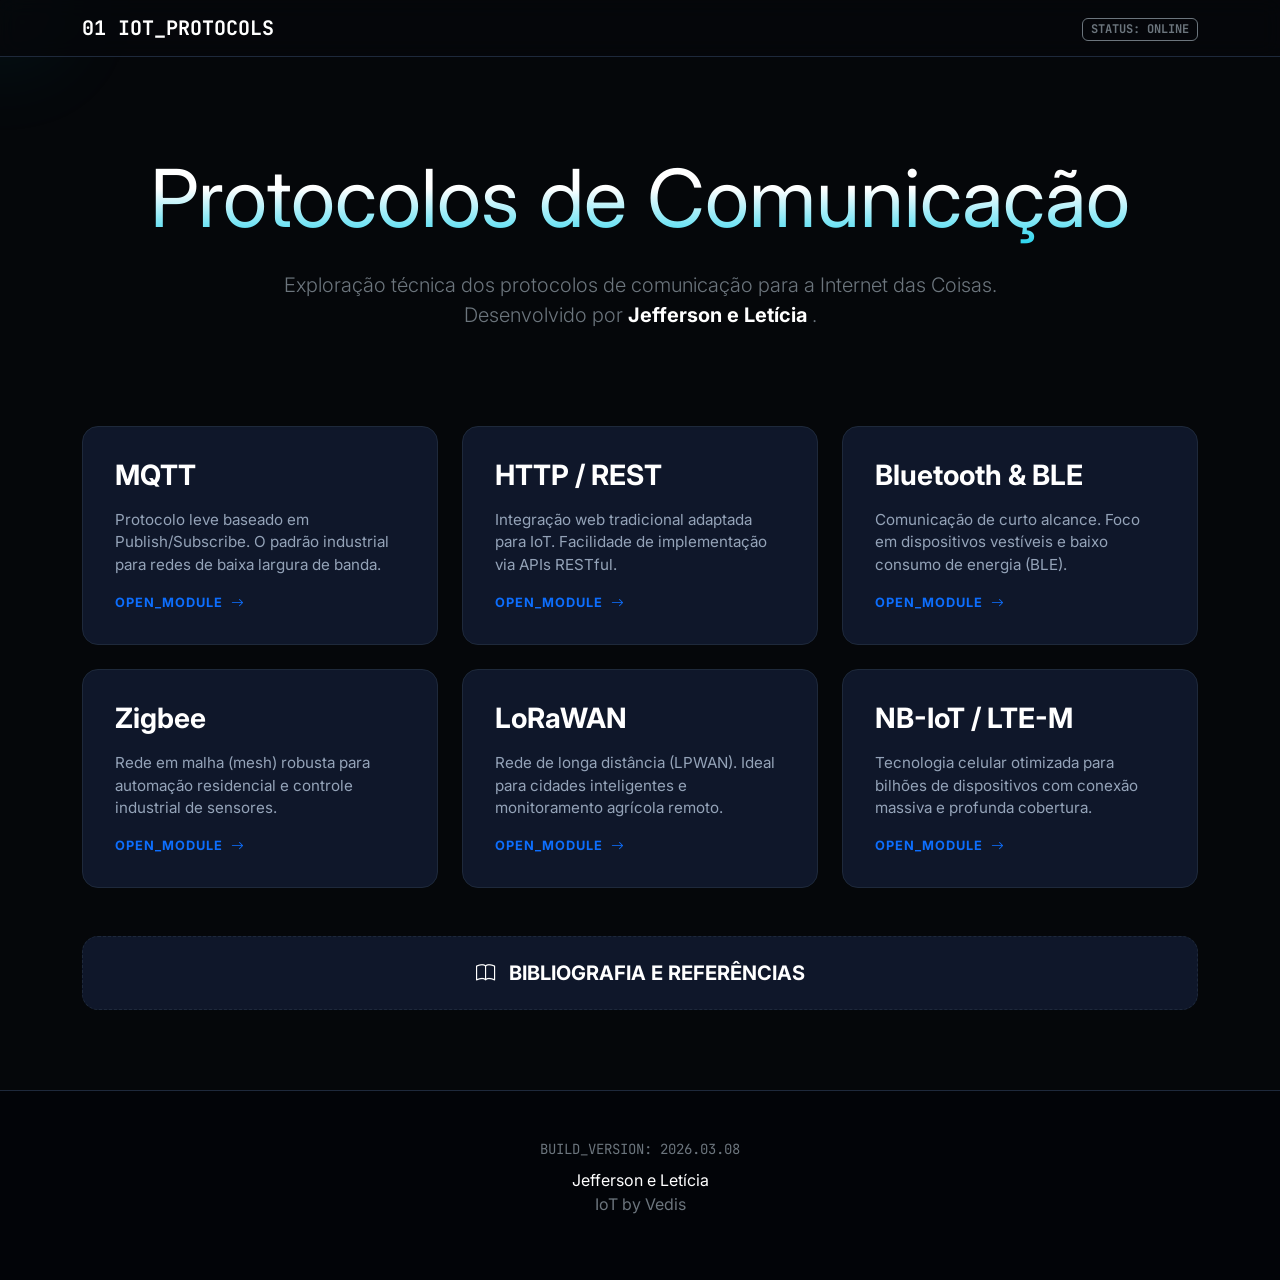
<file: index.html>
<!DOCTYPE html>
<html lang="pt-br">

<head>
    <meta charset="UTF-8">
    <meta name="viewport" content="width=device-width, initial-scale=1.0">
    <title>IoT Protocols | Jefferson e Letícia</title>
    <link href="https://cdn.jsdelivr.net/npm/bootstrap@5.3.0/dist/css/bootstrap.min.css" rel="stylesheet">
    <link rel="stylesheet" href="https://cdn.jsdelivr.net/npm/bootstrap-icons@1.11.1/font/bootstrap-icons.css">
    <link rel="icon" type="image/x-icon" href="https://cdn-icons-png.flaticon.com/512/2103/2103633.png">
    <link
        href="https://fonts.googleapis.com/css2?family=JetBrains+Mono:wght@400;700&family=Inter:wght@400;800&display=swap"
        rel="stylesheet">
    <link rel="stylesheet" href="css/style.css">


</head>

<body>

    <div id="cursor-glow" class="glow-point"></div>

    <nav class="navbar navbar-expand-lg navbar-dark fixed-top">
        <div class="container">
            <a class="navbar-brand code-font fw-bold" href="index.html">
                <span class="text-cyan">01</span> IOT_PROTOCOLS
            </a>
            <div class="ms-auto d-none d-md-block">
                <span class="badge border border-secondary text-secondary code-font">STATUS: ONLINE</span>
            </div>
        </div>
    </nav>

    <header class="container text-center" style="padding-top: 150px; padding-bottom: 80px;">
        <h1 class="hero-title mb-4">Protocolos de Comunicação</h1>
        <p class="lead text-secondary mx-auto col-md-8">
            Exploração técnica dos protocolos de comunicação para a Internet das Coisas.
            Desenvolvido por <span class="text-white fw-bold"> Jefferson e Letícia </span>.
        </p>
    </header>

    <main class="container">
        <div class="row g-4">

            <div class="col-lg-4 col-md-6">
                <a href="mqtt.html" class="iot-card">
                   
                    <h3 class="card-title">MQTT</h3>
                    <p class="card-text">Protocolo leve baseado em Publish/Subscribe. O padrão industrial para redes de
                        baixa largura de banda.</p>
                    <div class="btn-link">OPEN_MODULE <i class="bi bi-arrow-right"></i></div>
                </a>
            </div>

            <div class="col-lg-4 col-md-6">
                <a href="http.html" class="iot-card">
                    
                    <h3 class="card-title">HTTP / REST</h3>
                    <p class="card-text">Integração web tradicional adaptada para IoT. Facilidade de implementação via
                        APIs RESTful.</p>
                    <div class="btn-link">OPEN_MODULE <i class="bi bi-arrow-right"></i></div>
                </a>
            </div>

            <div class="col-lg-4 col-md-6">
                <a href="bluetooth.html" class="iot-card">
                    
                    <h3 class="card-title">Bluetooth & BLE</h3>
                    <p class="card-text">Comunicação de curto alcance. Foco em dispositivos vestíveis e baixo consumo de
                        energia (BLE).</p>
                    <div class="btn-link">OPEN_MODULE <i class="bi bi-arrow-right"></i></div>
                </a>
            </div>

            <div class="col-lg-4 col-md-6">
                <a href="zigbee.html" class="iot-card">
                
                    <h3 class="card-title">Zigbee</h3>
                    <p class="card-text">Rede em malha (mesh) robusta para automação residencial e controle industrial
                        de sensores.</p>
                    <div class="btn-link">OPEN_MODULE <i class="bi bi-arrow-right"></i></div>
                </a>
            </div>

            <div class="col-lg-4 col-md-6">
                <a href="lorawan.html" class="iot-card">
                   
                    <h3 class="card-title">LoRaWAN</h3>
                    <p class="card-text">Rede de longa distância (LPWAN). Ideal para cidades inteligentes e
                        monitoramento agrícola remoto.</p>
                    <div class="btn-link">OPEN_MODULE <i class="bi bi-arrow-right"></i></div>
                </a>
            </div>

            <div class="col-lg-4 col-md-6">
                <a href="nb-iot.html" class="iot-card">
                   
                    <h3 class="card-title">NB-IoT / LTE-M</h3>
                    <p class="card-text">Tecnologia celular otimizada para bilhões de dispositivos com conexão massiva e
                        profunda cobertura.</p>
                    <div class="btn-link">OPEN_MODULE <i class="bi bi-arrow-right"></i></div>
                </a>
            </div>

        </div>

        <div class="row mt-5">
            <div class="col-12">
                <a href="referencias.html" class="iot-card text-center py-4 border-dashed"
                    style="border-style: dashed;">
                    <h5 class="card-title mb-0"><i class="bi bi-book me-2"></i> BIBLIOGRAFIA E REFERÊNCIAS</h5>
                </a>
            </div>
        </div>
    </main>

    <footer class="text-center">
        <div class="container">
            <p class="code-font text-secondary small mb-2">BUILD_VERSION: 2026.03.08</p>
            <p class="text-white mb-0">Jefferson e Letícia</p>
            <p class="text-secondary x-small">IoT by Vedis</p>
        </div>
    </footer>

</body>


</html>
</file>
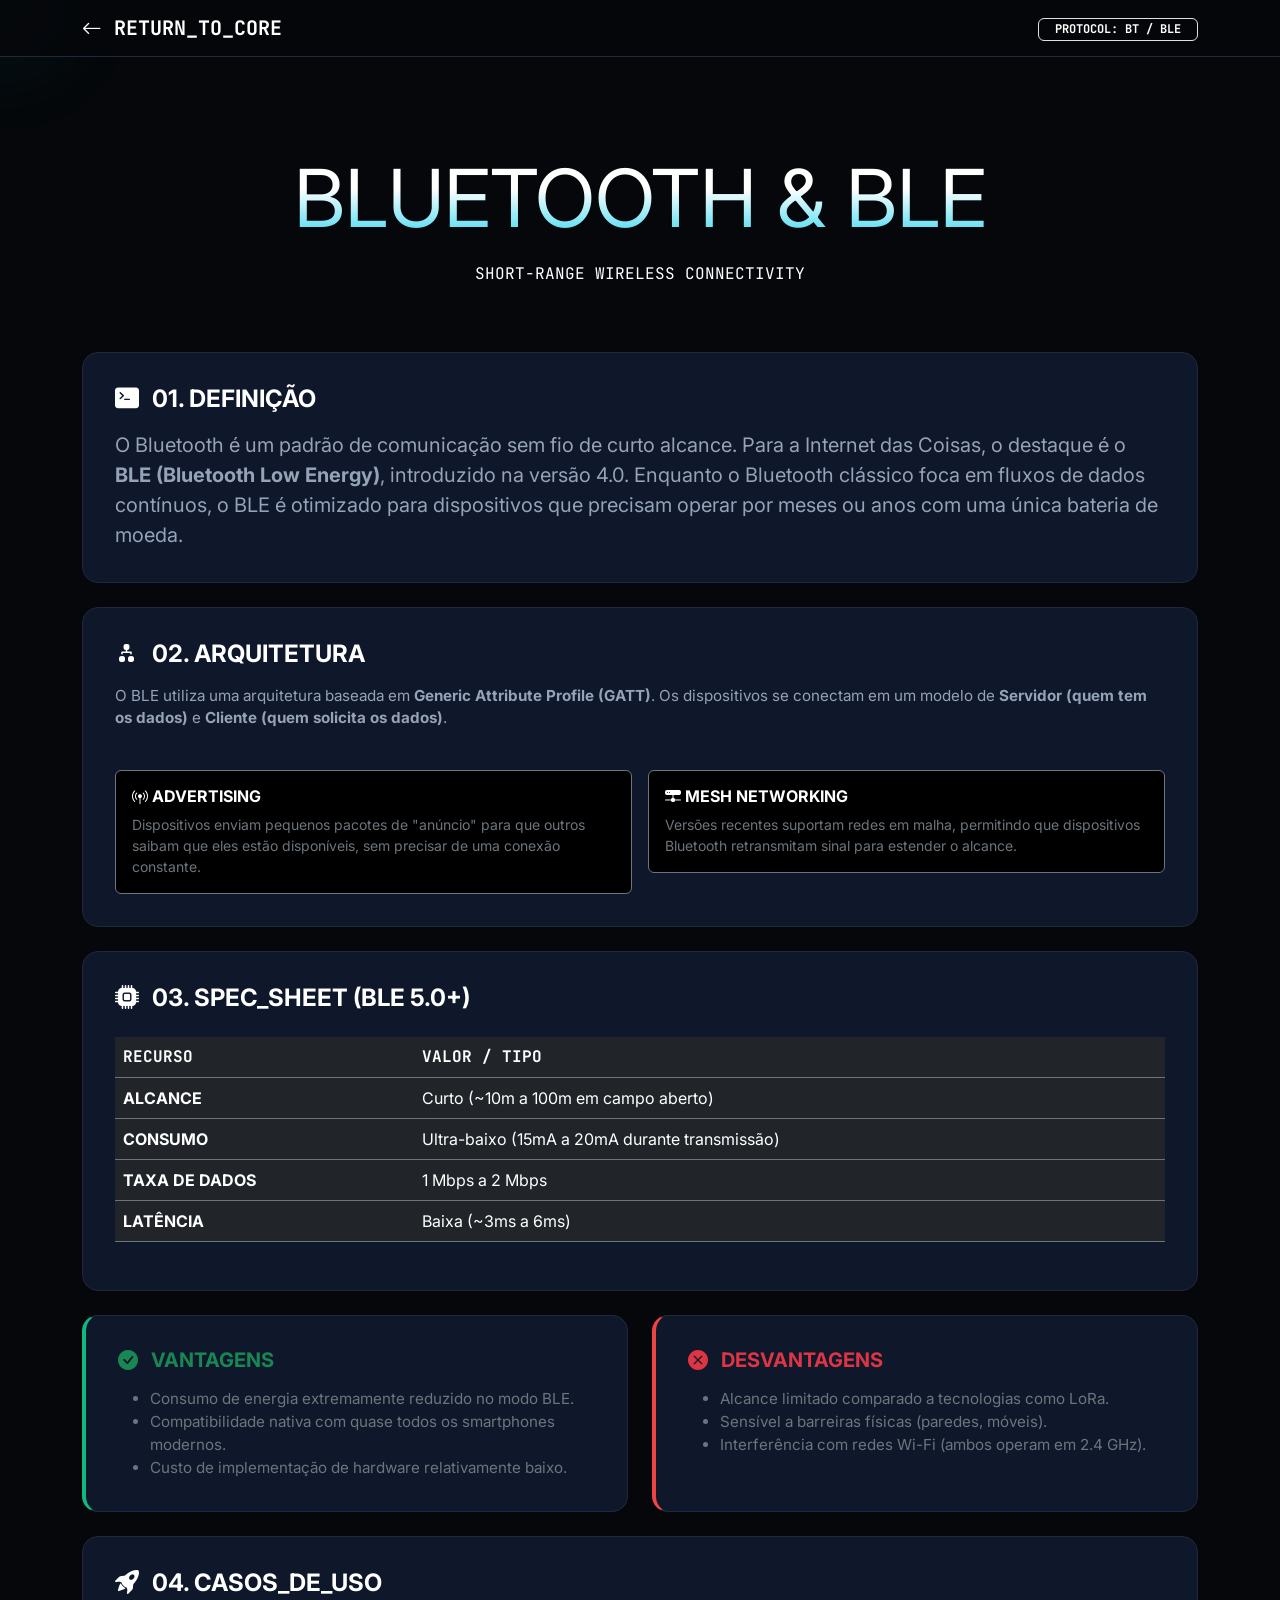
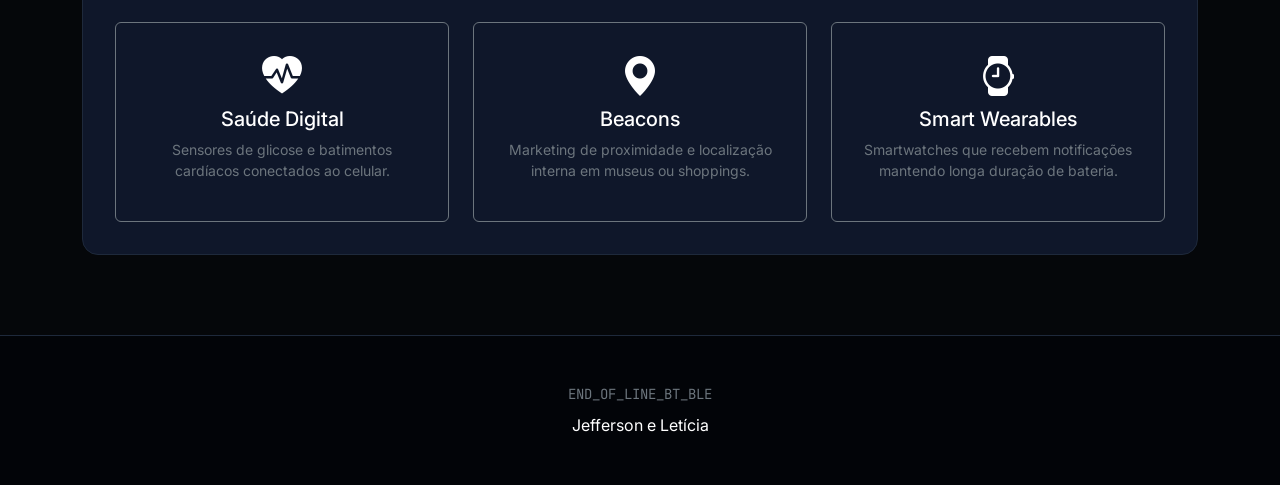
<file: bluetooth.html>
<!DOCTYPE html>
<html lang="pt-br">

<head>
    <meta charset="UTF-8">
    <meta name="viewport" content="width=device-width, initial-scale=1.0">
    <title>Bluetooth & BLE | Documentation</title>
    <link href="https://cdn.jsdelivr.net/npm/bootstrap@5.3.0/dist/css/bootstrap.min.css" rel="stylesheet">
    <link rel="stylesheet" href="https://cdn.jsdelivr.net/npm/bootstrap-icons@1.11.1/font/bootstrap-icons.css">
    <link rel="icon" type="image/x-icon" href="https://cdn-icons-png.flaticon.com/512/2103/2103633.png">
    <link href="https://fonts.googleapis.com/css2?family=JetBrains+Mono:wght@400;700&family=Inter:wght@400;800&display=swap" rel="stylesheet">
    <link rel="stylesheet" href="css/style.css">
</head>

<body>

    <div id="cursor-glow" class="glow-point"></div>

    <nav class="navbar navbar-expand-lg navbar-dark fixed-top">
        <div class="container">
            <a class="navbar-brand code-font fw-bold" href="index.html">
                <span class="text-cyan"><i class="bi bi-arrow-left"></i></span> RETURN_TO_CORE
            </a>
            <div class="ms-auto d-none d-md-block">
                <span class="badge border border-cyan text-cyan code-font px-3">PROTOCOL: BT / BLE</span>
            </div>
        </div>
    </nav>

    <header class="container text-center" style="padding-top: 150px; padding-bottom: 50px;">
        <h1 class="hero-title mb-3">BLUETOOTH & BLE</h1>
        <p class="code-font text-cyan">SHORT-RANGE WIRELESS CONNECTIVITY</p>
    </header>

    <main class="container">
        
        <section class="iot-card mb-4">
            <h2 class="card-title text-cyan h4 mb-3 fw-bold"><i class="bi bi-terminal-fill me-2"></i> 01. DEFINIÇÃO</h2>
            <p class="card-text fs-5">
                O Bluetooth é um padrão de comunicação sem fio de curto alcance. Para a Internet das Coisas, o destaque é o <strong>BLE (Bluetooth Low Energy)</strong>, introduzido na versão 4.0. Enquanto o Bluetooth clássico foca em fluxos de dados contínuos, o BLE é otimizado para dispositivos que precisam operar por meses ou anos com uma única bateria de moeda.
            </p>
        </section>

        <section class="iot-card mb-4">
            <h2 class="card-title text-cyan h4 mb-3 fw-bold"><i class="bi bi-diagram-2-fill me-2"></i> 02. ARQUITETURA</h2>
            <p class="card-text">
                O BLE utiliza uma arquitetura baseada em <strong>Generic Attribute Profile (GATT)</strong>. Os dispositivos se conectam em um modelo de <strong>Servidor (quem tem os dados)</strong> e <strong>Cliente (quem solicita os dados)</strong>.
            </p>
            
            <div class="row g-3 mt-2">
                <div class="col-md-6">
                    <div class="p-3 border border-secondary rounded bg-black">
                        <h6 class="text-white fw-bold"><i class="bi bi-broadcast-pin"></i> ADVERTISING</h6>
                        <p class="small text-secondary mb-0">Dispositivos enviam pequenos pacotes de "anúncio" para que outros saibam que eles estão disponíveis, sem precisar de uma conexão constante.</p>
                    </div>
                </div>
                <div class="col-md-6">
                    <div class="p-3 border border-secondary rounded bg-black">
                        <h6 class="text-white fw-bold"><i class="bi bi-hdd-network-fill"></i> MESH NETWORKING</h6>
                        <p class="small text-secondary mb-0">Versões recentes suportam redes em malha, permitindo que dispositivos Bluetooth retransmitam sinal para estender o alcance.</p>
                    </div>
                </div>
            </div>
        </section>

        <section class="iot-card mb-4">
            <h2 class="card-title text-cyan h4 mb-4 fw-bold"><i class="bi bi-cpu-fill me-2"></i> 03. SPEC_SHEET (BLE 5.0+)</h2>
            <div class="table-responsive">
                <table class="table table-dark table-hover border-secondary">
                    <thead class="code-font text-cyan">
                        <tr>
                            <th>RECURSO</th>
                            <th>VALOR / TIPO</th>
                        </tr>
                    </thead>
                    <tbody class="text-secondary">
                        <tr>
                            <td class="text-white fw-bold">ALCANCE</td>
                            <td>Curto (~10m a 100m em campo aberto)</td>
                        </tr>
                        <tr>
                            <td class="text-white fw-bold">CONSUMO</td>
                            <td>Ultra-baixo (15mA a 20mA durante transmissão)</td>
                        </tr>
                        <tr>
                            <td class="text-white fw-bold">TAXA DE DADOS</td>
                            <td>1 Mbps a 2 Mbps</td>
                        </tr>
                        <tr>
                            <td class="text-white fw-bold">LATÊNCIA</td>
                            <td>Baixa (~3ms a 6ms)</td>
                        </tr>
                    </tbody>
                </table>
            </div>
        </section>

        <div class="row g-4 mb-4">
            <div class="col-md-6">
                <div class="iot-card" style="border-left: 4px solid #10b981;">
                    <h3 class="card-title h5 text-success fw-bold"><i class="bi bi-check-circle-fill me-2"></i> VANTAGENS</h3>
                    <ul class="card-text text-secondary small">
                        <li>Consumo de energia extremamente reduzido no modo BLE.</li>
                        <li>Compatibilidade nativa com quase todos os smartphones modernos.</li>
                        <li>Custo de implementação de hardware relativamente baixo.</li>
                    </ul>
                </div>
            </div>
            <div class="col-md-6">
                <div class="iot-card" style="border-left: 4px solid #ef4444;">
                    <h3 class="card-title h5 text-danger fw-bold"><i class="bi bi-x-circle-fill me-2"></i> DESVANTAGENS</h3>
                    <ul class="card-text text-secondary small">
                        <li>Alcance limitado comparado a tecnologias como LoRa.</li>
                        <li>Sensível a barreiras físicas (paredes, móveis).</li>
                        <li>Interferência com redes Wi-Fi (ambos operam em 2.4 GHz).</li>
                    </ul>
                </div>
            </div>
        </div>

        <section class="iot-card mb-5">
            <h2 class="card-title text-cyan h4 mb-4 fw-bold"><i class="bi bi-rocket-takeoff-fill me-2"></i> 04. CASOS_DE_USO</h2>
            <div class="row g-4 text-center">
                <div class="col-md-4">
                    <div class="p-4 border border-secondary rounded">
                        <i class="bi bi-heart-pulse-fill fs-1 text-white mb-3"></i>
                        <h5 class="text-white">Saúde Digital</h5>
                        <p class="small text-secondary">Sensores de glicose e batimentos cardíacos conectados ao celular.</p>
                    </div>
                </div>
                <div class="col-md-4">
                    <div class="p-4 border border-secondary rounded">
                        <i class="bi bi-geo-alt-fill fs-1 text-white mb-3"></i>
                        <h5 class="text-white">Beacons</h5>
                        <p class="small text-secondary">Marketing de proximidade e localização interna em museus ou shoppings.</p>
                    </div>
                </div>
                <div class="col-md-4">
                    <div class="p-4 border border-secondary rounded">
                        <i class="bi bi-watch fs-1 text-white mb-3"></i>
                        <h5 class="text-white">Smart Wearables</h5>
                        <p class="small text-secondary">Smartwatches que recebem notificações mantendo longa duração de bateria.</p>
                    </div>
                </div>
            </div>
        </section>

    </main>

    <footer class="text-center">
        <div class="container">
            <p class="code-font text-secondary small mb-2">END_OF_LINE_BT_BLE</p>
            <p class="text-white mb-0">Jefferson e Letícia</p>
        </div>
    </footer>

</body>


</html>
</file>
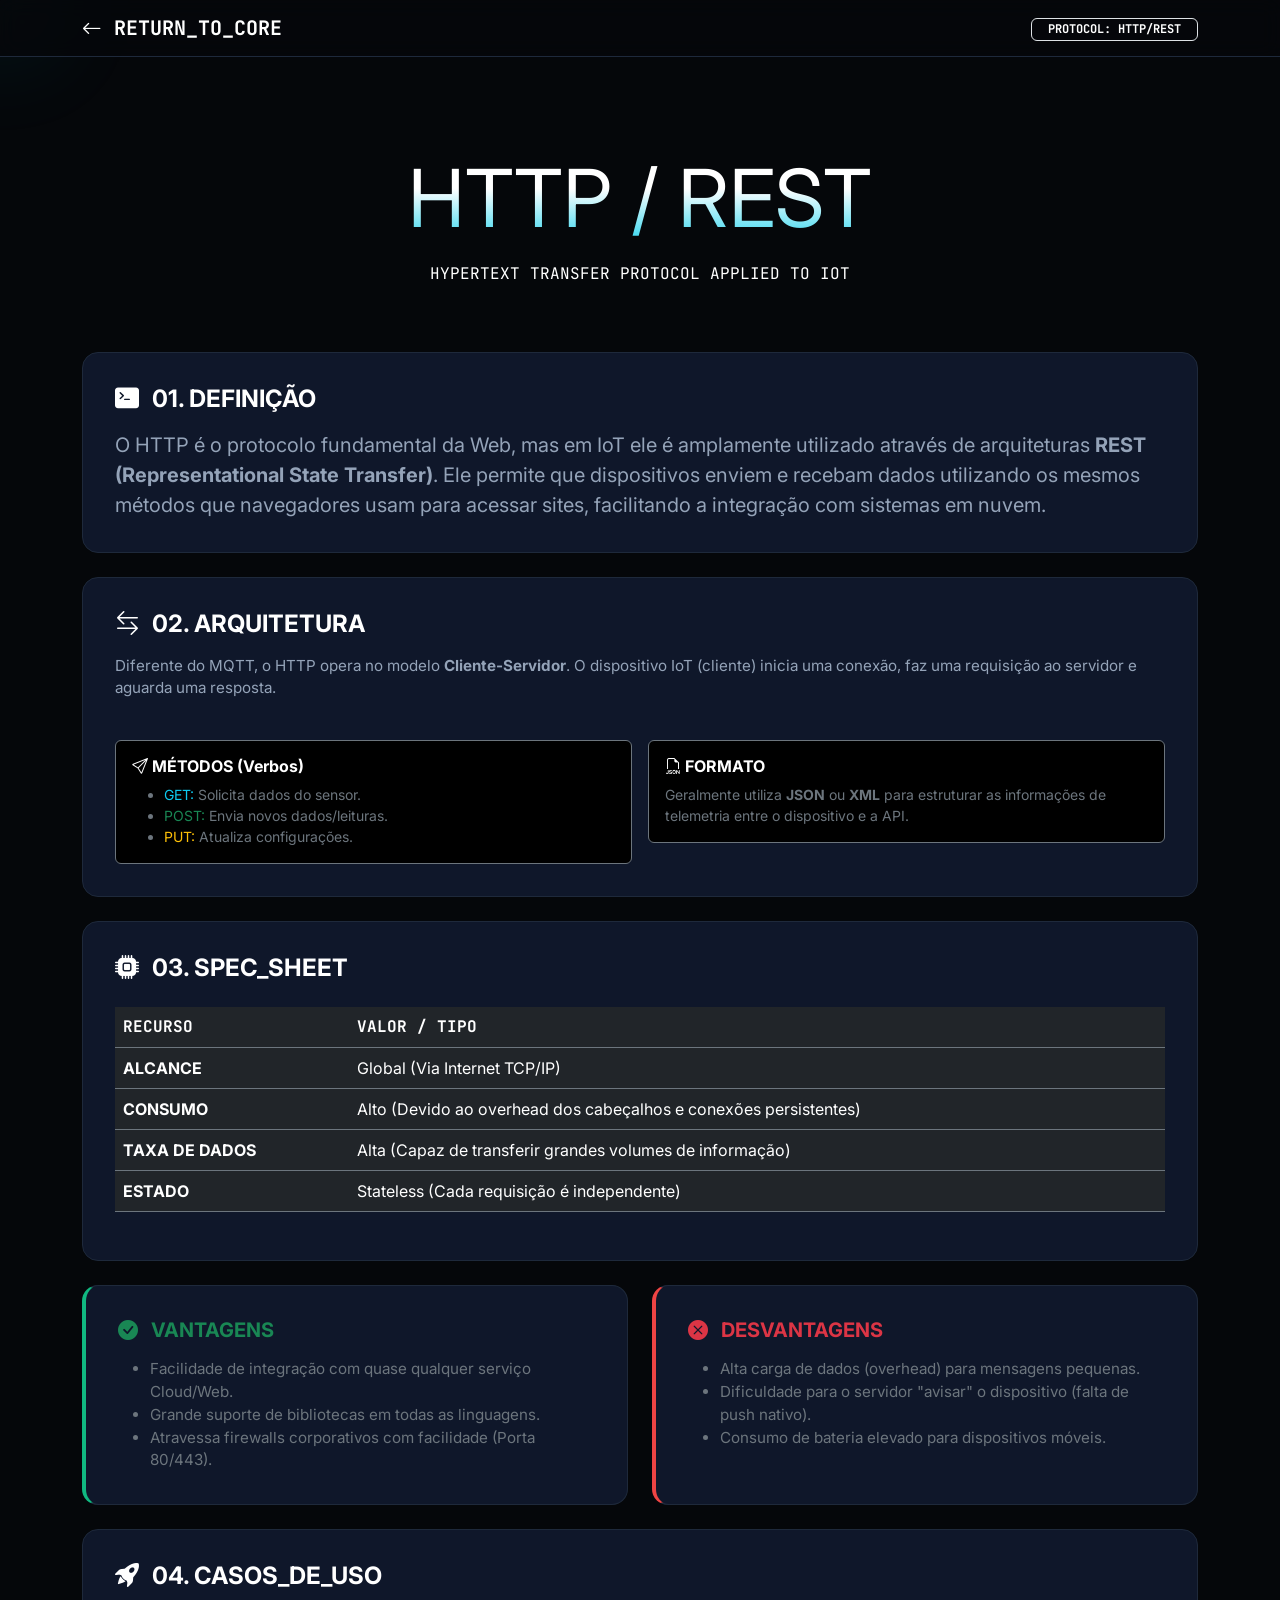
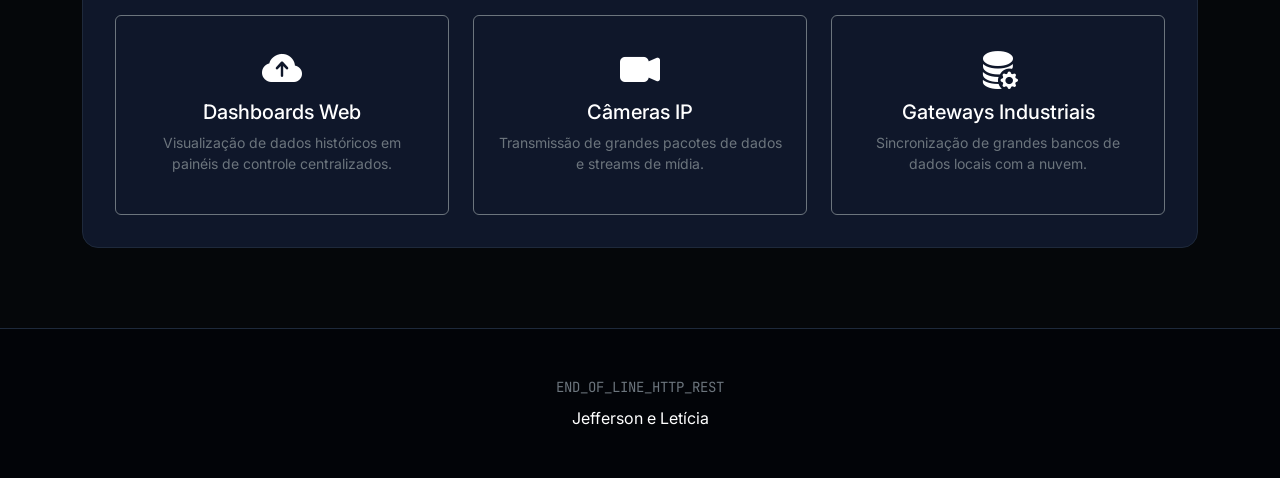
<file: http.html>
<!DOCTYPE html>
<html lang="pt-br">

<head>
    <meta charset="UTF-8">
    <meta name="viewport" content="width=device-width, initial-scale=1.0">
    <title>HTTP REST IoT | Documentation</title>
    <link href="https://cdn.jsdelivr.net/npm/bootstrap@5.3.0/dist/css/bootstrap.min.css" rel="stylesheet">
    <link rel="stylesheet" href="https://cdn.jsdelivr.net/npm/bootstrap-icons@1.11.1/font/bootstrap-icons.css">
    <link rel="icon" type="image/x-icon" href="https://cdn-icons-png.flaticon.com/512/2103/2103633.png">
    <link href="https://fonts.googleapis.com/css2?family=JetBrains+Mono:wght@400;700&family=Inter:wght@400;800&display=swap" rel="stylesheet">
    <link rel="stylesheet" href="css/style.css">
</head>

<body>

    <div id="cursor-glow" class="glow-point"></div>

    <nav class="navbar navbar-expand-lg navbar-dark fixed-top">
        <div class="container">
            <a class="navbar-brand code-font fw-bold" href="index.html">
                <span class="text-cyan"><i class="bi bi-arrow-left"></i></span> RETURN_TO_CORE
            </a>
            <div class="ms-auto d-none d-md-block">
                <span class="badge border border-cyan text-cyan code-font px-3">PROTOCOL: HTTP/REST</span>
            </div>
        </div>
    </nav>

    <header class="container text-center" style="padding-top: 150px; padding-bottom: 50px;">
        <h1 class="hero-title mb-3">HTTP / REST</h1>
        <p class="code-font text-cyan">HYPERTEXT TRANSFER PROTOCOL APPLIED TO IOT</p>
    </header>

    <main class="container">

        <section class="iot-card mb-4">
            <h2 class="card-title text-cyan h4 mb-3 fw-bold"><i class="bi bi-terminal-fill me-2"></i> 01. DEFINIÇÃO</h2>
            <p class="card-text fs-5">
                O HTTP é o protocolo fundamental da Web, mas em IoT ele é amplamente utilizado através de arquiteturas <strong>REST (Representational State Transfer)</strong>. Ele permite que dispositivos enviem e recebam dados utilizando os mesmos métodos
                que navegadores usam para acessar sites, facilitando a integração com sistemas em nuvem.
            </p>
        </section>

        <section class="iot-card mb-4">
            <h2 class="card-title text-cyan h4 mb-3 fw-bold"><i class="bi bi-arrow-left-right me-2"></i> 02. ARQUITETURA</h2>
            <p class="card-text">
                Diferente do MQTT, o HTTP opera no modelo <strong>Cliente-Servidor</strong>. O dispositivo IoT (cliente) inicia uma conexão, faz uma requisição ao servidor e aguarda uma resposta.
            </p>

            <div class="row g-3 mt-2">
                <div class="col-md-6">
                    <div class="p-3 border border-secondary rounded bg-black">
                        <h6 class="text-white fw-bold"><i class="bi bi-send"></i> MÉTODOS (Verbos)</h6>
                        <ul class="small text-secondary mb-0">
                            <li><span class="text-info">GET:</span> Solicita dados do sensor.</li>
                            <li><span class="text-success">POST:</span> Envia novos dados/leituras.</li>
                            <li><span class="text-warning">PUT:</span> Atualiza configurações.</li>
                        </ul>
                    </div>
                </div>
                <div class="col-md-6">
                    <div class="p-3 border border-secondary rounded bg-black">
                        <h6 class="text-white fw-bold"><i class="bi bi-filetype-json"></i> FORMATO</h6>
                        <p class="small text-secondary mb-0">Geralmente utiliza <strong>JSON</strong> ou <strong>XML</strong> para estruturar as informações de telemetria entre o dispositivo e a API.</p>
                    </div>
                </div>
            </div>
        </section>

        <section class="iot-card mb-4">
            <h2 class="card-title text-cyan h4 mb-4 fw-bold"><i class="bi bi-cpu-fill me-2"></i> 03. SPEC_SHEET</h2>
            <div class="table-responsive">
                <table class="table table-dark table-hover border-secondary">
                    <thead class="code-font text-cyan">
                        <tr>
                            <th>RECURSO</th>
                            <th>VALOR / TIPO</th>
                        </tr>
                    </thead>
                    <tbody class="text-secondary">
                        <tr>
                            <td class="text-white fw-bold">ALCANCE</td>
                            <td>Global (Via Internet TCP/IP)</td>
                        </tr>
                        <tr>
                            <td class="text-white fw-bold">CONSUMO</td>
                            <td>Alto (Devido ao overhead dos cabeçalhos e conexões persistentes)</td>
                        </tr>
                        <tr>
                            <td class="text-white fw-bold">TAXA DE DADOS</td>
                            <td>Alta (Capaz de transferir grandes volumes de informação)</td>
                        </tr>
                        <tr>
                            <td class="text-white fw-bold">ESTADO</td>
                            <td>Stateless (Cada requisição é independente)</td>
                        </tr>
                    </tbody>
                </table>
            </div>
        </section>

        <div class="row g-4 mb-4">
            <div class="col-md-6">
                <div class="iot-card" style="border-left: 4px solid #10b981;">
                    <h3 class="card-title h5 text-success fw-bold"><i class="bi bi-check-circle-fill me-2"></i> VANTAGENS</h3>
                    <ul class="card-text text-secondary small">
                        <li>Facilidade de integração com quase qualquer serviço Cloud/Web.</li>
                        <li>Grande suporte de bibliotecas em todas as linguagens.</li>
                        <li>Atravessa firewalls corporativos com facilidade (Porta 80/443).</li>
                    </ul>
                </div>
            </div>
            <div class="col-md-6">
                <div class="iot-card" style="border-left: 4px solid #ef4444;">
                    <h3 class="card-title h5 text-danger fw-bold"><i class="bi bi-x-circle-fill me-2"></i> DESVANTAGENS</h3>
                    <ul class="card-text text-secondary small">
                        <li>Alta carga de dados (overhead) para mensagens pequenas.</li>
                        <li>Dificuldade para o servidor "avisar" o dispositivo (falta de push nativo).</li>
                        <li>Consumo de bateria elevado para dispositivos móveis.</li>
                    </ul>
                </div>
            </div>
        </div>

        <section class="iot-card mb-5">
            <h2 class="card-title text-cyan h4 mb-4 fw-bold"><i class="bi bi-rocket-takeoff-fill me-2"></i> 04. CASOS_DE_USO</h2>
            <div class="row g-4 text-center">
                <div class="col-md-4">
                    <div class="p-4 border border-secondary rounded">
                        <i class="bi bi-cloud-arrow-up-fill fs-1 text-white mb-3"></i>
                        <h5 class="text-white">Dashboards Web</h5>
                        <p class="small text-secondary">Visualização de dados históricos em painéis de controle centralizados.</p>
                    </div>
                </div>
                <div class="col-md-4">
                    <div class="p-4 border border-secondary rounded">
                        <i class="bi bi-camera-video-fill fs-1 text-white mb-3"></i>
                        <h5 class="text-white">Câmeras IP</h5>
                        <p class="small text-secondary">Transmissão de grandes pacotes de dados e streams de mídia.</p>
                    </div>
                </div>
                <div class="col-md-4">
                    <div class="p-4 border border-secondary rounded">
                        <i class="bi bi-database-fill-gear fs-1 text-white mb-3"></i>
                        <h5 class="text-white">Gateways Industriais</h5>
                        <p class="small text-secondary">Sincronização de grandes bancos de dados locais com a nuvem.</p>
                    </div>
                </div>
            </div>
        </section>

    </main>

    <footer class="text-center">
        <div class="container">
            <p class="code-font text-secondary small mb-2">END_OF_LINE_HTTP_REST</p>
            <p class="text-white mb-0">Jefferson e Letícia</p>
        </div>
    </footer>

</body>


</html>
</file>
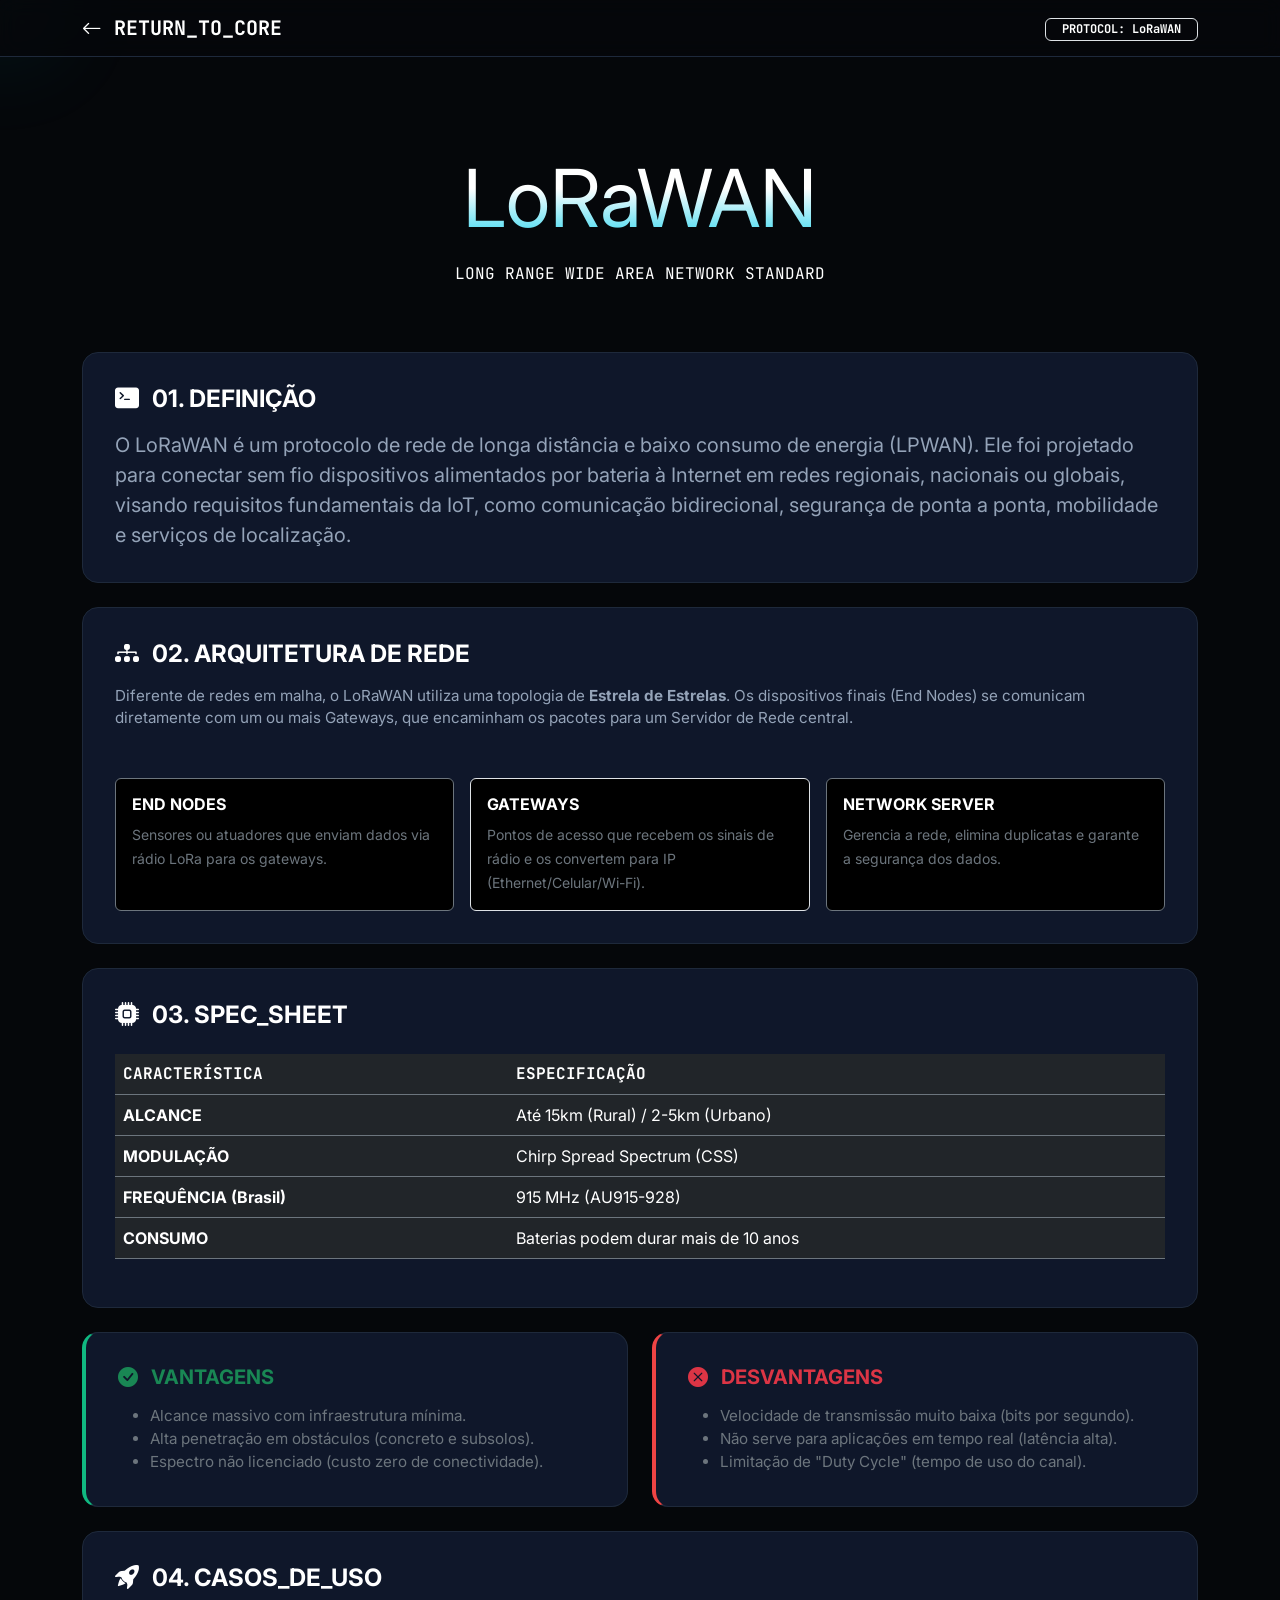
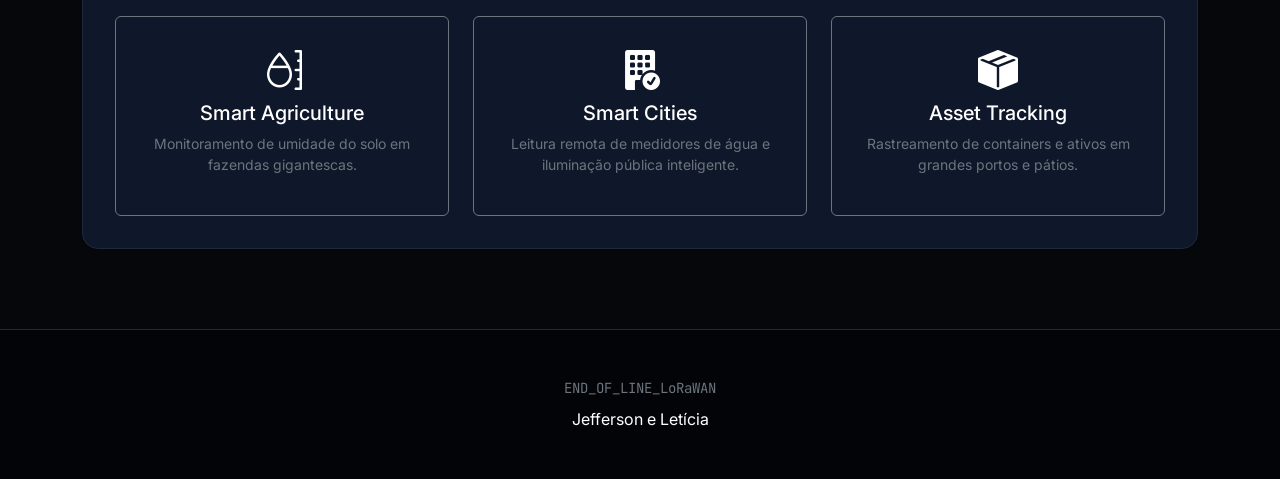
<file: lorawan.html>
<!DOCTYPE html>
<html lang="pt-br">

<head>
    <meta charset="UTF-8">
    <meta name="viewport" content="width=device-width, initial-scale=1.0">
    <title>LoRaWAN Protocol | Documentation</title>
    <link href="https://cdn.jsdelivr.net/npm/bootstrap@5.3.0/dist/css/bootstrap.min.css" rel="stylesheet">
    <link rel="stylesheet" href="https://cdn.jsdelivr.net/npm/bootstrap-icons@1.11.1/font/bootstrap-icons.css">
    <link rel="icon" type="image/x-icon" href="https://cdn-icons-png.flaticon.com/512/2103/2103633.png">
    <link href="https://fonts.googleapis.com/css2?family=JetBrains+Mono:wght@400;700&family=Inter:wght@400;800&display=swap" rel="stylesheet">
    <link rel="stylesheet" href="css/style.css">
</head>

<body>

    <div id="cursor-glow" class="glow-point"></div>

    <nav class="navbar navbar-expand-lg navbar-dark fixed-top">
        <div class="container">
            <a class="navbar-brand code-font fw-bold" href="index.html">
                <span class="text-cyan"><i class="bi bi-arrow-left"></i></span> RETURN_TO_CORE
            </a>
            <div class="ms-auto d-none d-md-block">
                <span class="badge border border-cyan text-cyan code-font px-3">PROTOCOL: LoRaWAN</span>
            </div>
        </div>
    </nav>

    <header class="container text-center" style="padding-top: 150px; padding-bottom: 50px;">
        <h1 class="hero-title mb-3">LoRaWAN</h1>
        <p class="code-font text-cyan">LONG RANGE WIDE AREA NETWORK STANDARD</p>
    </header>

    <main class="container">
        
        <section class="iot-card mb-4">
            <h2 class="card-title text-cyan h4 mb-3 fw-bold"><i class="bi bi-terminal-fill me-2"></i> 01. DEFINIÇÃO</h2>
            <p class="card-text fs-5">
                O LoRaWAN é um protocolo de rede de longa distância e baixo consumo de energia (LPWAN). Ele foi projetado para conectar sem fio dispositivos alimentados por bateria à Internet em redes regionais, nacionais ou globais, visando requisitos fundamentais da IoT, como comunicação bidirecional, segurança de ponta a ponta, mobilidade e serviços de localização.
            </p>
        </section>

        <section class="iot-card mb-4">
            <h2 class="card-title text-cyan h4 mb-3 fw-bold"><i class="bi bi-diagram-3-fill me-2"></i> 02. ARQUITETURA DE REDE</h2>
            <p class="card-text">
                Diferente de redes em malha, o LoRaWAN utiliza uma topologia de <strong>Estrela de Estrelas</strong>. Os dispositivos finais (End Nodes) se comunicam diretamente com um ou mais Gateways, que encaminham os pacotes para um Servidor de Rede central.
            </p>
            
            
            
            <div class="row g-3 mt-3">
                <div class="col-md-4">
                    <div class="p-3 border border-secondary rounded bg-black h-100">
                        <h6 class="text-white fw-bold">END NODES</h6>
                        <small class="text-secondary">Sensores ou atuadores que enviam dados via rádio LoRa para os gateways.</small>
                    </div>
                </div>
                <div class="col-md-4">
                    <div class="p-3 border border-cyan rounded bg-black h-100">
                        <h6 class="text-cyan fw-bold">GATEWAYS</h6>
                        <small class="text-secondary">Pontos de acesso que recebem os sinais de rádio e os convertem para IP (Ethernet/Celular/Wi-Fi).</small>
                    </div>
                </div>
                <div class="col-md-4">
                    <div class="p-3 border border-secondary rounded bg-black h-100">
                        <h6 class="text-white fw-bold">NETWORK SERVER</h6>
                        <small class="text-secondary">Gerencia a rede, elimina duplicatas e garante a segurança dos dados.</small>
                    </div>
                </div>
            </div>
        </section>

        <section class="iot-card mb-4">
            <h2 class="card-title text-cyan h4 mb-4 fw-bold"><i class="bi bi-cpu-fill me-2"></i> 03. SPEC_SHEET</h2>
            <div class="table-responsive">
                <table class="table table-dark table-hover border-secondary">
                    <thead class="code-font text-cyan">
                        <tr>
                            <th>CARACTERÍSTICA</th>
                            <th>ESPECIFICAÇÃO</th>
                        </tr>
                    </thead>
                    <tbody class="text-secondary">
                        <tr>
                            <td class="text-white fw-bold">ALCANCE</td>
                            <td>Até 15km (Rural) / 2-5km (Urbano)</td>
                        </tr>
                        <tr>
                            <td class="text-white fw-bold">MODULAÇÃO</td>
                            <td>Chirp Spread Spectrum (CSS)</td>
                        </tr>
                        <tr>
                            <td class="text-white fw-bold">FREQUÊNCIA (Brasil)</td>
                            <td>915 MHz (AU915-928)</td>
                        </tr>
                        <tr>
                            <td class="text-white fw-bold">CONSUMO</td>
                            <td>Baterias podem durar mais de 10 anos</td>
                        </tr>
                    </tbody>
                </table>
            </div>
        </section>

        <div class="row g-4 mb-4">
            <div class="col-md-6">
                <div class="iot-card" style="border-left: 4px solid #10b981;">
                    <h3 class="card-title h5 text-success fw-bold"><i class="bi bi-check-circle-fill me-2"></i> VANTAGENS</h3>
                    <ul class="card-text text-secondary small">
                        <li>Alcance massivo com infraestrutura mínima.</li>
                        <li>Alta penetração em obstáculos (concreto e subsolos).</li>
                        <li>Espectro não licenciado (custo zero de conectividade).</li>
                    </ul>
                </div>
            </div>
            <div class="col-md-6">
                <div class="iot-card" style="border-left: 4px solid #ef4444;">
                    <h3 class="card-title h5 text-danger fw-bold"><i class="bi bi-x-circle-fill me-2"></i> DESVANTAGENS</h3>
                    <ul class="card-text text-secondary small">
                        <li>Velocidade de transmissão muito baixa (bits por segundo).</li>
                        <li>Não serve para aplicações em tempo real (latência alta).</li>
                        <li>Limitação de "Duty Cycle" (tempo de uso do canal).</li>
                    </ul>
                </div>
            </div>
        </div>

        <section class="iot-card mb-5">
            <h2 class="card-title text-cyan h4 mb-4 fw-bold"><i class="bi bi-rocket-takeoff-fill me-2"></i> 04. CASOS_DE_USO</h2>
            <div class="row g-4 text-center">
                <div class="col-md-4">
                    <div class="p-4 border border-secondary rounded">
                        <i class="bi bi-moisture fs-1 text-white mb-3"></i>
                        <h5 class="text-white">Smart Agriculture</h5>
                        <p class="small text-secondary">Monitoramento de umidade do solo em fazendas gigantescas.</p>
                    </div>
                </div>
                <div class="col-md-4">
                    <div class="p-4 border border-secondary rounded">
                        <i class="bi bi-building-fill-check fs-1 text-white mb-3"></i>
                        <h5 class="text-white">Smart Cities</h5>
                        <p class="small text-secondary">Leitura remota de medidores de água e iluminação pública inteligente.</p>
                    </div>
                </div>
                <div class="col-md-4">
                    <div class="p-4 border border-secondary rounded">
                        <i class="bi bi-box-seam-fill fs-1 text-white mb-3"></i>
                        <h5 class="text-white">Asset Tracking</h5>
                        <p class="small text-secondary">Rastreamento de containers e ativos em grandes portos e pátios.</p>
                    </div>
                </div>
            </div>
        </section>

    </main>

    <footer class="text-center">
        <div class="container">
            <p class="code-font text-secondary small mb-2">END_OF_LINE_LoRaWAN</p>
            <p class="text-white mb-0">Jefferson e Letícia</p>
        </div>
    </footer>
</body>


</html>
</file>
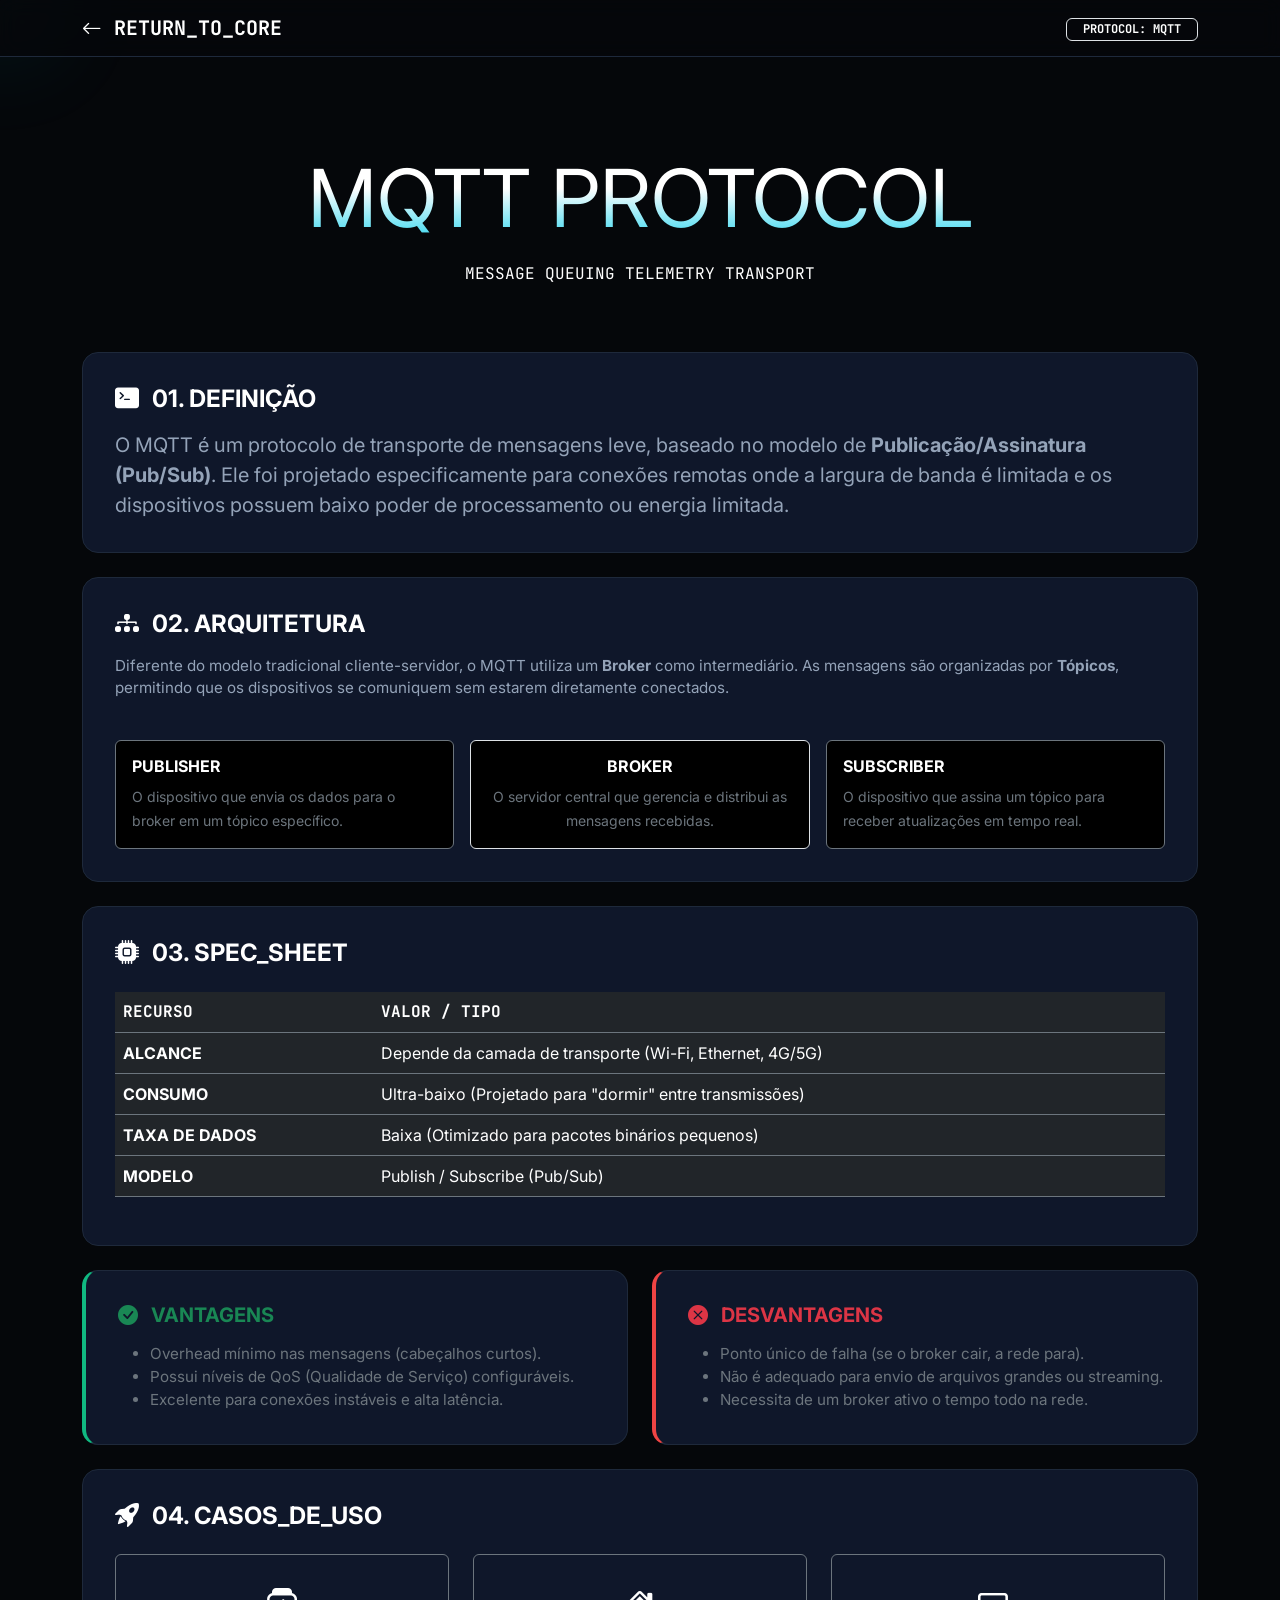
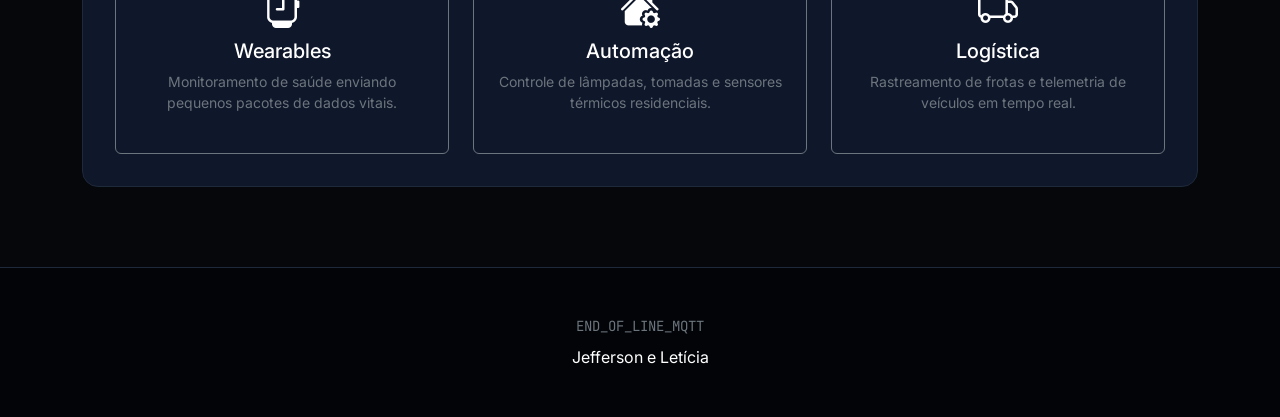
<file: mqtt.html>
<!DOCTYPE html>
<html lang="pt-br">

<head>
    <meta charset="UTF-8">
    <meta name="viewport" content="width=device-width, initial-scale=1.0">
    <title>MQTT Protocol | Documentation</title>
    <link href="https://cdn.jsdelivr.net/npm/bootstrap@5.3.0/dist/css/bootstrap.min.css" rel="stylesheet">
    <link rel="stylesheet" href="https://cdn.jsdelivr.net/npm/bootstrap-icons@1.11.1/font/bootstrap-icons.css">
    <link rel="icon" type="image/x-icon" href="https://cdn-icons-png.flaticon.com/512/2103/2103633.png">
    <link href="https://fonts.googleapis.com/css2?family=JetBrains+Mono:wght@400;700&family=Inter:wght@400;800&display=swap" rel="stylesheet">
    <link rel="stylesheet" href="css/style.css">
</head>

<body>

    <div id="cursor-glow" class="glow-point"></div>

    <nav class="navbar navbar-expand-lg navbar-dark fixed-top">
        <div class="container">
            <a class="navbar-brand code-font fw-bold" href="index.html">
                <span class="text-cyan"><i class="bi bi-arrow-left"></i></span> RETURN_TO_CORE
            </a>
            <div class="ms-auto d-none d-md-block">
                <span class="badge border border-cyan text-cyan code-font px-3">PROTOCOL: MQTT</span>
            </div>
        </div>
    </nav>

    <header class="container text-center" style="padding-top: 150px; padding-bottom: 50px;">
        <h1 class="hero-title mb-3">MQTT PROTOCOL</h1>
        <p class="code-font text-cyan">MESSAGE QUEUING TELEMETRY TRANSPORT</p>
    </header>

    <main class="container">
        
        <section class="iot-card mb-4">
            <h2 class="card-title text-cyan h4 mb-3 fw-bold"><i class="bi bi-terminal-fill me-2"></i> 01. DEFINIÇÃO</h2>
            <p class="card-text fs-5">
                O MQTT é um protocolo de transporte de mensagens leve, baseado no modelo de <strong>Publicação/Assinatura (Pub/Sub)</strong>. 
                Ele foi projetado especificamente para conexões remotas onde a largura de banda é limitada e os dispositivos possuem 
                baixo poder de processamento ou energia limitada.
            </p>
        </section>

        <section class="iot-card mb-4">
            <h2 class="card-title text-cyan h4 mb-3 fw-bold"><i class="bi bi-diagram-3-fill me-2"></i> 02. ARQUITETURA</h2>
            <p class="card-text">
                Diferente do modelo tradicional cliente-servidor, o MQTT utiliza um <strong>Broker</strong> como intermediário. 
                As mensagens são organizadas por <strong>Tópicos</strong>, permitindo que os dispositivos se comuniquem sem estarem diretamente conectados.
            </p>
            
            <div class="row g-3 mt-2">
                <div class="col-md-4">
                    <div class="p-3 border border-secondary rounded bg-black">
                        <h6 class="text-white fw-bold">PUBLISHER</h6>
                        <small class="text-secondary">O dispositivo que envia os dados para o broker em um tópico específico.</small>
                    </div>
                </div>
                <div class="col-md-4">
                    <div class="p-3 border border-cyan rounded bg-black text-center">
                        <h6 class="text-cyan fw-bold">BROKER</h6>
                        <small class="text-secondary">O servidor central que gerencia e distribui as mensagens recebidas.</small>
                    </div>
                </div>
                <div class="col-md-4">
                    <div class="p-3 border border-secondary rounded bg-black">
                        <h6 class="text-white fw-bold">SUBSCRIBER</h6>
                        <small class="text-secondary">O dispositivo que assina um tópico para receber atualizações em tempo real.</small>
                    </div>
                </div>
            </div>
        </section>

        <section class="iot-card mb-4">
            <h2 class="card-title text-cyan h4 mb-4 fw-bold"><i class="bi bi-cpu-fill me-2"></i> 03. SPEC_SHEET</h2>
            <div class="table-responsive">
                <table class="table table-dark table-hover border-secondary">
                    <thead class="code-font text-cyan">
                        <tr>
                            <th>RECURSO</th>
                            <th>VALOR / TIPO</th>
                        </tr>
                    </thead>
                    <tbody class="text-secondary">
                        <tr>
                            <td class="text-white fw-bold">ALCANCE</td>
                            <td>Depende da camada de transporte (Wi-Fi, Ethernet, 4G/5G)</td>
                        </tr>
                        <tr>
                            <td class="text-white fw-bold">CONSUMO</td>
                            <td>Ultra-baixo (Projetado para "dormir" entre transmissões)</td>
                        </tr>
                        <tr>
                            <td class="text-white fw-bold">TAXA DE DADOS</td>
                            <td>Baixa (Otimizado para pacotes binários pequenos)</td>
                        </tr>
                        <tr>
                            <td class="text-white fw-bold">MODELO</td>
                            <td>Publish / Subscribe (Pub/Sub)</td>
                        </tr>
                    </tbody>
                </table>
            </div>
        </section>

        <div class="row g-4 mb-4">
            <div class="col-md-6">
                <div class="iot-card" style="border-left: 4px solid #10b981;">
                    <h3 class="card-title h5 text-success fw-bold"><i class="bi bi-check-circle-fill me-2"></i> VANTAGENS</h3>
                    <ul class="card-text text-secondary small">
                        <li>Overhead mínimo nas mensagens (cabeçalhos curtos).</li>
                        <li>Possui níveis de QoS (Qualidade de Serviço) configuráveis.</li>
                        <li>Excelente para conexões instáveis e alta latência.</li>
                    </ul>
                </div>
            </div>
            <div class="col-md-6">
                <div class="iot-card" style="border-left: 4px solid #ef4444;">
                    <h3 class="card-title h5 text-danger fw-bold"><i class="bi bi-x-circle-fill me-2"></i> DESVANTAGENS</h3>
                    <ul class="card-text text-secondary small">
                        <li>Ponto único de falha (se o broker cair, a rede para).</li>
                        <li>Não é adequado para envio de arquivos grandes ou streaming.</li>
                        <li>Necessita de um broker ativo o tempo todo na rede.</li>
                    </ul>
                </div>
            </div>
        </div>

        <section class="iot-card mb-5">
            <h2 class="card-title text-cyan h4 mb-4 fw-bold"><i class="bi bi-rocket-takeoff-fill me-2"></i> 04. CASOS_DE_USO</h2>
            <div class="row g-4 text-center">
                <div class="col-md-4">
                    <div class="p-4 border border-secondary rounded">
                        <i class="bi bi-smartwatch fs-1 text-white mb-3"></i>
                        <h5 class="text-white">Wearables</h5>
                        <p class="small text-secondary">Monitoramento de saúde enviando pequenos pacotes de dados vitais.</p>
                    </div>
                </div>
                <div class="col-md-4">
                    <div class="p-4 border border-secondary rounded">
                        <i class="bi bi-house-gear-fill fs-1 text-white mb-3"></i>
                        <h5 class="text-white">Automação</h5>
                        <p class="small text-secondary">Controle de lâmpadas, tomadas e sensores térmicos residenciais.</p>
                    </div>
                </div>
                <div class="col-md-4">
                    <div class="p-4 border border-secondary rounded">
                        <i class="bi bi-truck fs-1 text-white mb-3"></i>
                        <h5 class="text-white">Logística</h5>
                        <p class="small text-secondary">Rastreamento de frotas e telemetria de veículos em tempo real.</p>
                    </div>
                </div>
            </div>
        </section>

    </main>

    <footer class="text-center">
        <div class="container">
            <p class="code-font text-secondary small mb-2">END_OF_LINE_MQTT</p>
            <p class="text-white mb-0">Jefferson e Letícia</p>
        </div>
    </footer>

</body>


</html>
</file>
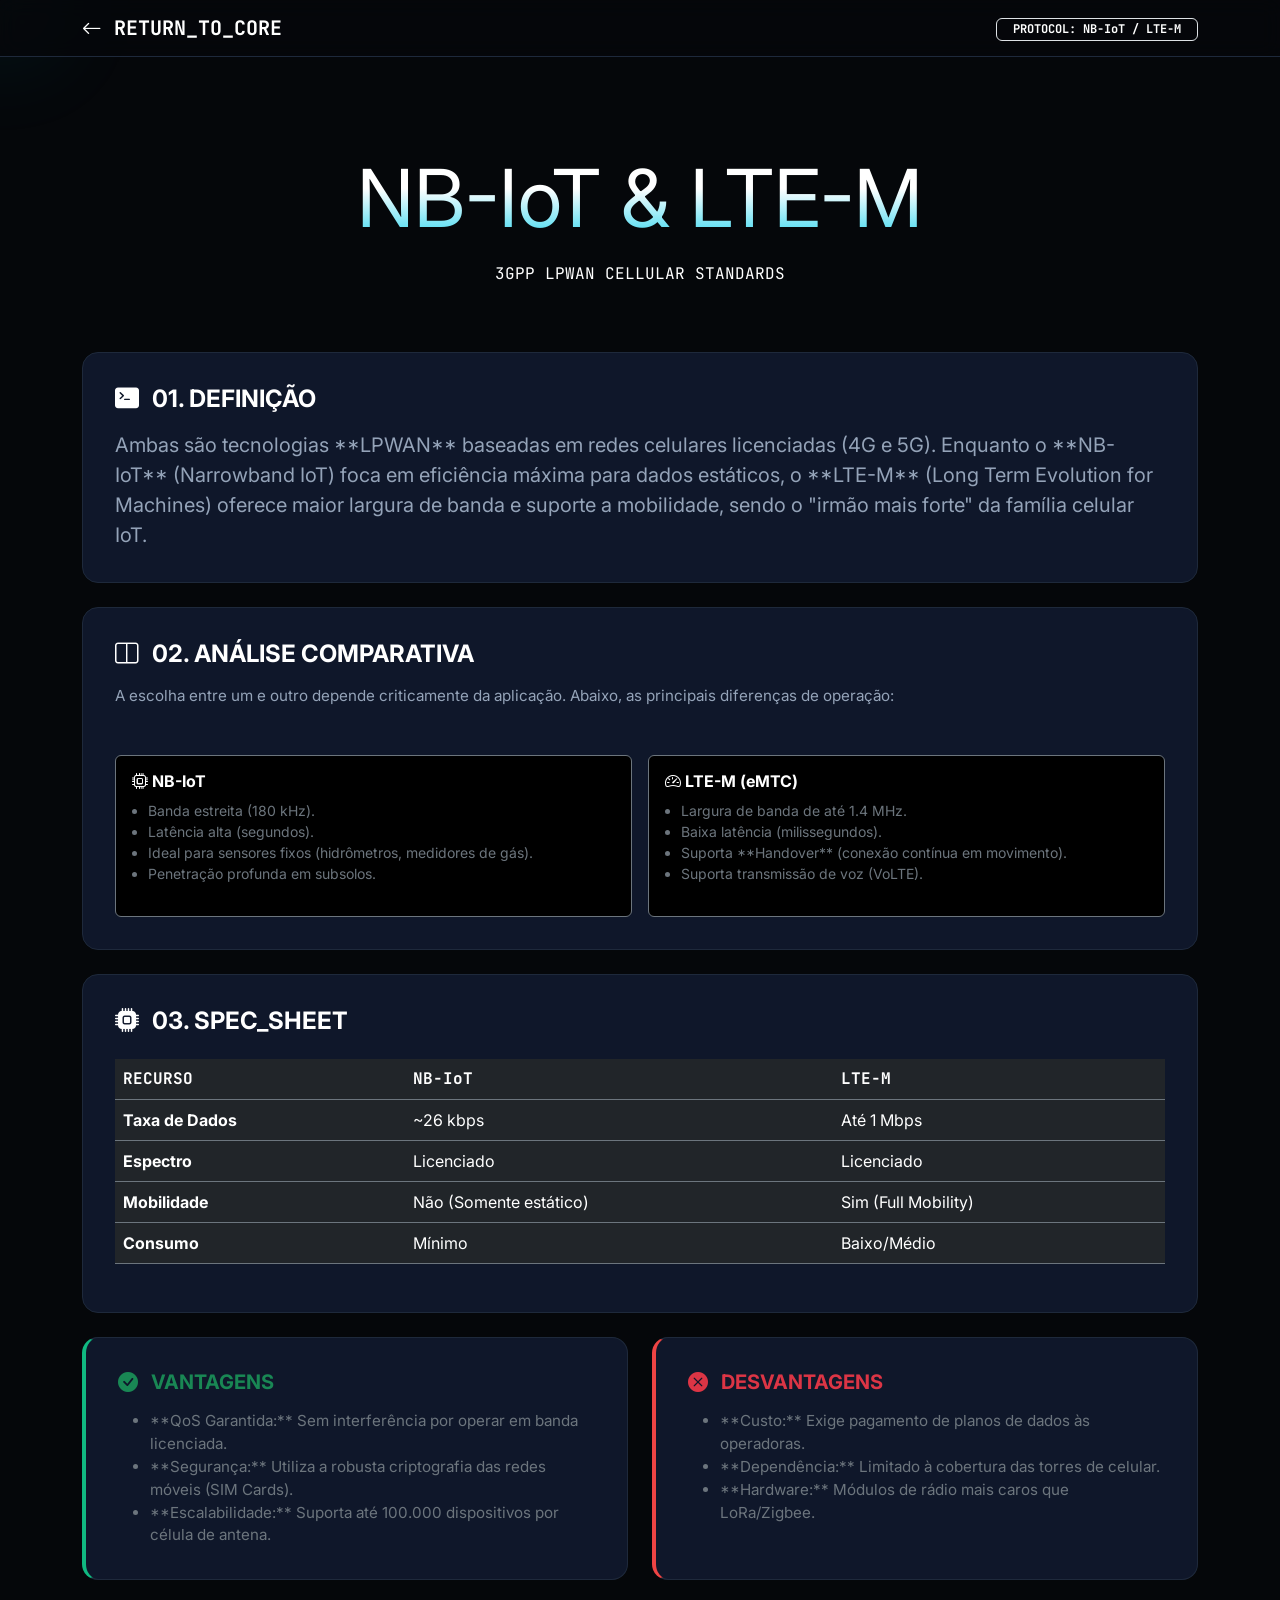
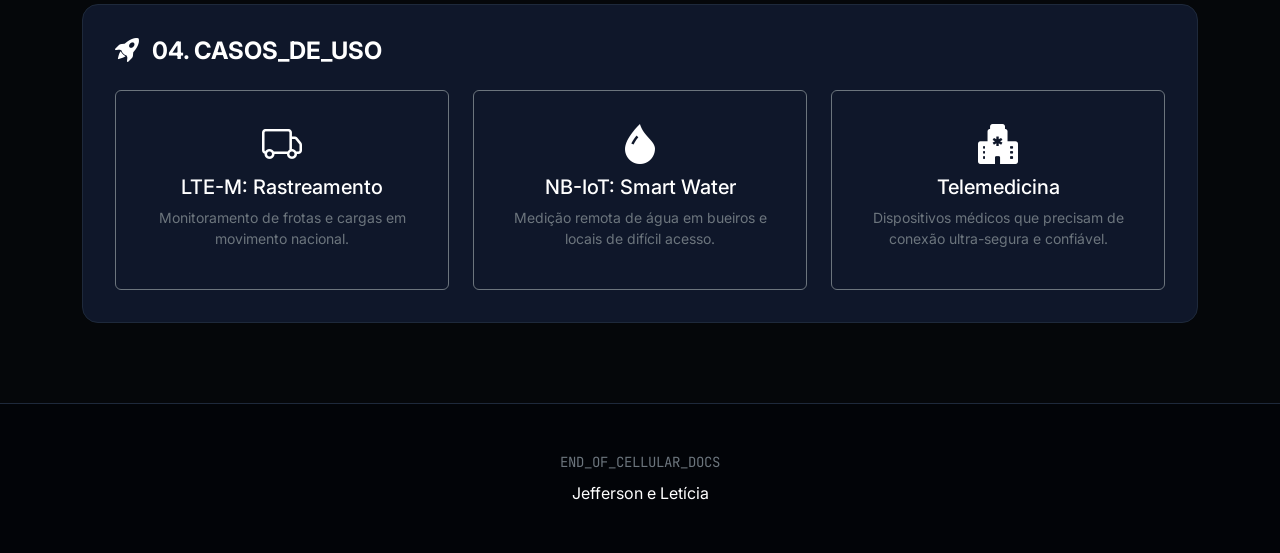
<file: nb-iot.html>
<!DOCTYPE html>
<html lang="pt-br">

<head>
    <meta charset="UTF-8">
    <meta name="viewport" content="width=device-width, initial-scale=1.0">
    <title>NB-IoT & LTE-M | Cellular IoT Documentation</title>
    <link href="https://cdn.jsdelivr.net/npm/bootstrap@5.3.0/dist/css/bootstrap.min.css" rel="stylesheet">
    <link rel="stylesheet" href="https://cdn.jsdelivr.net/npm/bootstrap-icons@1.11.1/font/bootstrap-icons.css">
    <link rel="icon" type="image/x-icon" href="https://cdn-icons-png.flaticon.com/512/2103/2103633.png">
    <link href="https://fonts.googleapis.com/css2?family=JetBrains+Mono:wght@400;700&family=Inter:wght@400;800&display=swap" rel="stylesheet">
    <link rel="stylesheet" href="css/style.css">
</head>

<body>

    <div id="cursor-glow" class="glow-point"></div>

    <nav class="navbar navbar-expand-lg navbar-dark fixed-top">
        <div class="container">
            <a class="navbar-brand code-font fw-bold" href="index.html">
                <span class="text-cyan"><i class="bi bi-arrow-left"></i></span> RETURN_TO_CORE
            </a>
            <div class="ms-auto d-none d-md-block">
                <span class="badge border border-cyan text-cyan code-font px-3">PROTOCOL: NB-IoT / LTE-M</span>
            </div>
        </div>
    </nav>

    <header class="container text-center" style="padding-top: 150px; padding-bottom: 50px;">
        <h1 class="hero-title mb-3">NB-IoT & LTE-M</h1>
        <p class="code-font text-cyan">3GPP LPWAN CELLULAR STANDARDS</p>
    </header>

    <main class="container">
        
        <section class="iot-card mb-4">
            <h2 class="card-title text-cyan h4 mb-3 fw-bold"><i class="bi bi-terminal-fill me-2"></i> 01. DEFINIÇÃO</h2>
            <p class="card-text fs-5">
                Ambas são tecnologias **LPWAN** baseadas em redes celulares licenciadas (4G e 5G). Enquanto o **NB-IoT** (Narrowband IoT) foca em eficiência máxima para dados estáticos, o **LTE-M** (Long Term Evolution for Machines) oferece maior largura de banda e suporte a mobilidade, sendo o "irmão mais forte" da família celular IoT.
            </p>
        </section>

        <section class="iot-card mb-4">
            <h2 class="card-title text-cyan h4 mb-3 fw-bold"><i class="bi bi-layout-split me-2"></i> 02. ANÁLISE COMPARATIVA</h2>
            <p class="card-text">
                A escolha entre um e outro depende criticamente da aplicação. Abaixo, as principais diferenças de operação:
            </p>
            
            
            
            <div class="row g-3 mt-3">
                <div class="col-md-6">
                    <div class="p-3 border border-secondary rounded bg-black h-100">
                        <h6 class="text-cyan fw-bold"><i class="bi bi-cpu"></i> NB-IoT</h6>
                        <ul class="small text-secondary ps-3">
                            <li>Banda estreita (180 kHz).</li>
                            <li>Latência alta (segundos).</li>
                            <li>Ideal para sensores fixos (hidrômetros, medidores de gás).</li>
                            <li>Penetração profunda em subsolos.</li>
                        </ul>
                    </div>
                </div>
                <div class="col-md-6">
                    <div class="p-3 border border-secondary rounded bg-black h-100">
                        <h6 class="text-cyan fw-bold"><i class="bi bi-speedometer2"></i> LTE-M (eMTC)</h6>
                        <ul class="small text-secondary ps-3">
                            <li>Largura de banda de até 1.4 MHz.</li>
                            <li>Baixa latência (milissegundos).</li>
                            <li>Suporta **Handover** (conexão contínua em movimento).</li>
                            <li>Suporta transmissão de voz (VoLTE).</li>
                        </ul>
                    </div>
                </div>
            </div>
        </section>

        <section class="iot-card mb-4">
            <h2 class="card-title text-cyan h4 mb-4 fw-bold"><i class="bi bi-cpu-fill me-2"></i> 03. SPEC_SHEET</h2>
            <div class="table-responsive">
                <table class="table table-dark table-hover border-secondary">
                    <thead class="code-font text-cyan">
                        <tr>
                            <th>RECURSO</th>
                            <th>NB-IoT</th>
                            <th>LTE-M</th>
                        </tr>
                    </thead>
                    <tbody class="text-secondary">
                        <tr>
                            <td class="text-white fw-bold">Taxa de Dados</td>
                            <td>~26 kbps</td>
                            <td>Até 1 Mbps</td>
                        </tr>
                        <tr>
                            <td class="text-white fw-bold">Espectro</td>
                            <td>Licenciado</td>
                            <td>Licenciado</td>
                        </tr>
                        <tr>
                            <td class="text-white fw-bold">Mobilidade</td>
                            <td>Não (Somente estático)</td>
                            <td>Sim (Full Mobility)</td>
                        </tr>
                        <tr>
                            <td class="text-white fw-bold">Consumo</td>
                            <td>Mínimo</td>
                            <td>Baixo/Médio</td>
                        </tr>
                    </tbody>
                </table>
            </div>
        </section>

        <div class="row g-4 mb-4">
            <div class="col-md-6">
                <div class="iot-card" style="border-left: 4px solid #10b981;">
                    <h3 class="card-title h5 text-success fw-bold"><i class="bi bi-check-circle-fill me-2"></i> VANTAGENS</h3>
                    <ul class="card-text text-secondary small">
                        <li>**QoS Garantida:** Sem interferência por operar em banda licenciada.</li>
                        <li>**Segurança:** Utiliza a robusta criptografia das redes móveis (SIM Cards).</li>
                        <li>**Escalabilidade:** Suporta até 100.000 dispositivos por célula de antena.</li>
                    </ul>
                </div>
            </div>
            <div class="col-md-6">
                <div class="iot-card" style="border-left: 4px solid #ef4444;">
                    <h3 class="card-title h5 text-danger fw-bold"><i class="bi bi-x-circle-fill me-2"></i> DESVANTAGENS</h3>
                    <ul class="card-text text-secondary small">
                        <li>**Custo:** Exige pagamento de planos de dados às operadoras.</li>
                        <li>**Dependência:** Limitado à cobertura das torres de celular.</li>
                        <li>**Hardware:** Módulos de rádio mais caros que LoRa/Zigbee.</li>
                    </ul>
                </div>
            </div>
        </div>

        <section class="iot-card mb-5">
            <h2 class="card-title text-cyan h4 mb-4 fw-bold"><i class="bi bi-rocket-takeoff-fill me-2"></i> 04. CASOS_DE_USO</h2>
            <div class="row g-4 text-center">
                <div class="col-md-4">
                    <div class="p-4 border border-secondary rounded">
                        <i class="bi bi-truck fs-1 text-white mb-3"></i>
                        <h5 class="text-white">LTE-M: Rastreamento</h5>
                        <p class="small text-secondary">Monitoramento de frotas e cargas em movimento nacional.</p>
                    </div>
                </div>
                <div class="col-md-4">
                    <div class="p-4 border border-secondary rounded">
                        <i class="bi bi-droplet-fill fs-1 text-white mb-3"></i>
                        <h5 class="text-white">NB-IoT: Smart Water</h5>
                        <p class="small text-secondary">Medição remota de água em bueiros e locais de difícil acesso.</p>
                    </div>
                </div>
                <div class="col-md-4">
                    <div class="p-4 border border-secondary rounded">
                        <i class="bi bi-hospital-fill fs-1 text-white mb-3"></i>
                        <h5 class="text-white">Telemedicina</h5>
                        <p class="small text-secondary">Dispositivos médicos que precisam de conexão ultra-segura e confiável.</p>
                    </div>
                </div>
            </div>
        </section>

    </main>

    <footer class="text-center">
        <div class="container">
            <p class="code-font text-secondary small mb-2">END_OF_CELLULAR_DOCS</p>
            <p class="text-white mb-0">Jefferson e Letícia</p>
        </div>
    </footer>


</body>


</html>
</file>
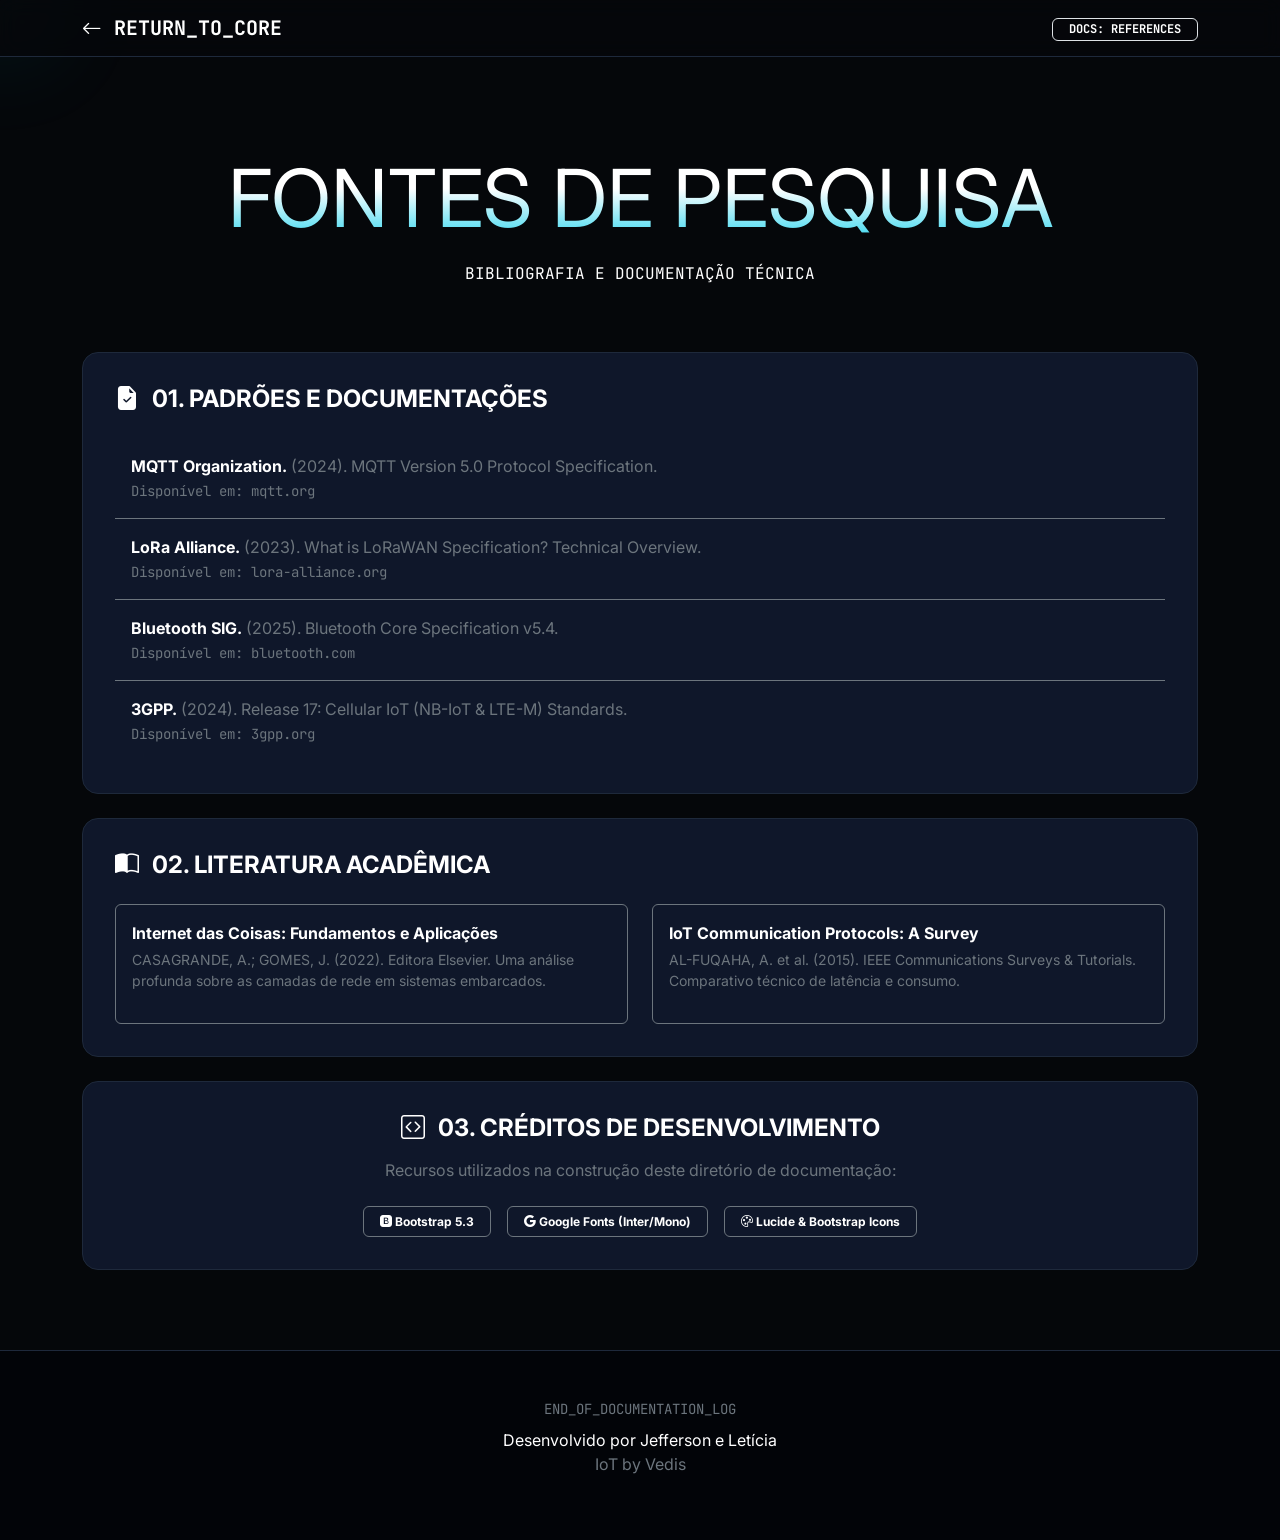
<file: referencias.html>
<!DOCTYPE html>
<html lang="pt-br">

<head>
    <meta charset="UTF-8">
    <meta name="viewport" content="width=device-width, initial-scale=1.0">
    <title>Referências Bibliográficas | IoT </title>
    <link href="https://cdn.jsdelivr.net/npm/bootstrap@5.3.0/dist/css/bootstrap.min.css" rel="stylesheet">
    <link rel="stylesheet" href="https://cdn.jsdelivr.net/npm/bootstrap-icons@1.11.1/font/bootstrap-icons.css">
    <link rel="icon" type="image/x-icon" href="https://cdn-icons-png.flaticon.com/512/2103/2103633.png">
    <link href="https://fonts.googleapis.com/css2?family=JetBrains+Mono:wght@400;700&family=Inter:wght@400;800&display=swap" rel="stylesheet">
    <link rel="stylesheet" href="css/style.css">
</head>

<body>

    <div id="cursor-glow" class="glow-point"></div>

    <nav class="navbar navbar-expand-lg navbar-dark fixed-top">
        <div class="container">
            <a class="navbar-brand code-font fw-bold" href="index.html">
                <span class="text-cyan"><i class="bi bi-arrow-left"></i></span> RETURN_TO_CORE
            </a>
            <div class="ms-auto d-none d-md-block">
                <span class="badge border border-cyan text-cyan code-font px-3">DOCS: REFERENCES</span>
            </div>
        </div>
    </nav>

    <header class="container text-center" style="padding-top: 150px; padding-bottom: 50px;">
        <h1 class="hero-title mb-3">FONTES DE PESQUISA</h1>
        <p class="code-font text-cyan">BIBLIOGRAFIA E DOCUMENTAÇÃO TÉCNICA</p>
    </header>

    <main class="container">
        
        <section class="iot-card mb-4">
            <h2 class="card-title text-cyan h4 mb-4 fw-bold"><i class="bi bi-file-earmark-check-fill me-2"></i> 01. PADRÕES E DOCUMENTAÇÕES</h2>
            <div class="list-group list-group-flush bg-transparent">
                <div class="list-group-item bg-transparent text-secondary border-secondary py-3">
                    <strong class="text-white">MQTT Organization.</strong> (2024). MQTT Version 5.0 Protocol Specification. 
                    <br><small class="code-font text-cyan">Disponível em: mqtt.org</small>
                </div>
                <div class="list-group-item bg-transparent text-secondary border-secondary py-3">
                    <strong class="text-white">LoRa Alliance.</strong> (2023). What is LoRaWAN Specification? Technical Overview. 
                    <br><small class="code-font text-cyan">Disponível em: lora-alliance.org</small>
                </div>
                <div class="list-group-item bg-transparent text-secondary border-secondary py-3">
                    <strong class="text-white">Bluetooth SIG.</strong> (2025). Bluetooth Core Specification v5.4. 
                    <br><small class="code-font text-cyan">Disponível em: bluetooth.com</small>
                </div>
                <div class="list-group-item bg-transparent text-secondary border-secondary py-3">
                    <strong class="text-white">3GPP.</strong> (2024). Release 17: Cellular IoT (NB-IoT & LTE-M) Standards. 
                    <br><small class="code-font text-cyan">Disponível em: 3gpp.org</small>
                </div>
            </div>
        </section>

        <section class="iot-card mb-4">
            <h2 class="card-title text-cyan h4 mb-4 fw-bold"><i class="bi bi-book-half me-2"></i> 02. LITERATURA ACADÊMICA</h2>
            <div class="row g-4">
                <div class="col-md-6">
                    <div class="p-3 border border-secondary rounded h-100">
                        <p class="text-white mb-1 fw-bold">Internet das Coisas: Fundamentos e Aplicações</p>
                        <p class="text-secondary small">CASAGRANDE, A.; GOMES, J. (2022). Editora Elsevier. Uma análise profunda sobre as camadas de rede em sistemas embarcados.</p>
                    </div>
                </div>
                <div class="col-md-6">
                    <div class="p-3 border border-secondary rounded h-100">
                        <p class="text-white mb-1 fw-bold">IoT Communication Protocols: A Survey</p>
                        <p class="text-secondary small">AL-FUQAHA, A. et al. (2015). IEEE Communications Surveys & Tutorials. Comparativo técnico de latência e consumo.</p>
                    </div>
                </div>
            </div>
        </section>

        <section class="iot-card mb-5 text-center">
            <h2 class="card-title text-cyan h4 mb-3 fw-bold"><i class="bi bi-code-square me-2"></i> 03. CRÉDITOS DE DESENVOLVIMENTO</h2>
            <p class="text-secondary mb-4">Recursos utilizados na construção deste diretório de documentação:</p>
            <div class="d-flex flex-wrap justify-content-center gap-3">
                <span class="badge border border-secondary p-2 px-3"><i class="bi bi-bootstrap-fill text-purple"></i> Bootstrap 5.3</span>
                <span class="badge border border-secondary p-2 px-3"><i class="bi bi-google"></i> Google Fonts (Inter/Mono)</span>
                <span class="badge border border-secondary p-2 px-3"><i class="bi bi-palette"></i> Lucide & Bootstrap Icons</span>
            </div>
        </section>

    </main>

    <footer class="text-center">
        <div class="container">
            <p class="code-font text-secondary small mb-2">END_OF_DOCUMENTATION_LOG</p>
            <p class="text-white mb-0">Desenvolvido por Jefferson e Letícia</p>
            <p class="text-secondary x-small">IoT by Vedis</p>
        </div>
    </footer>


</body>


</html>
</file>
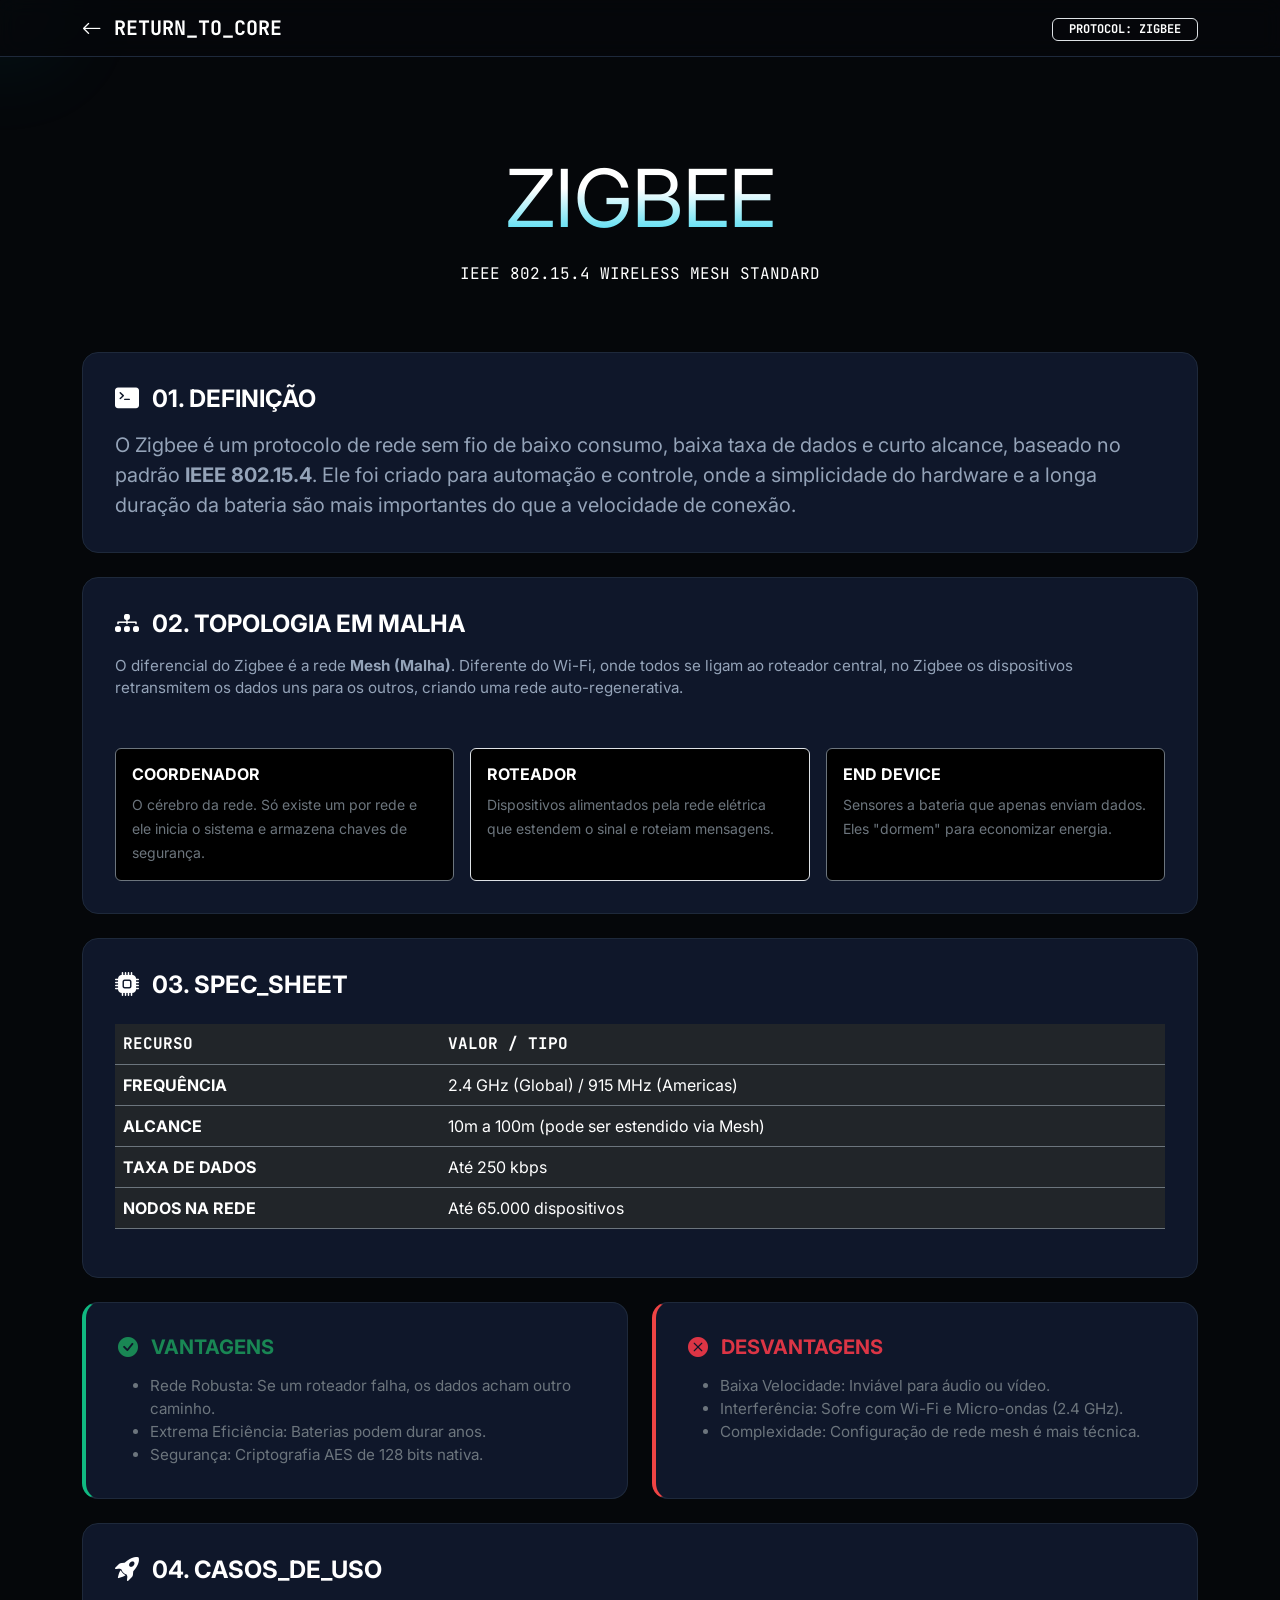
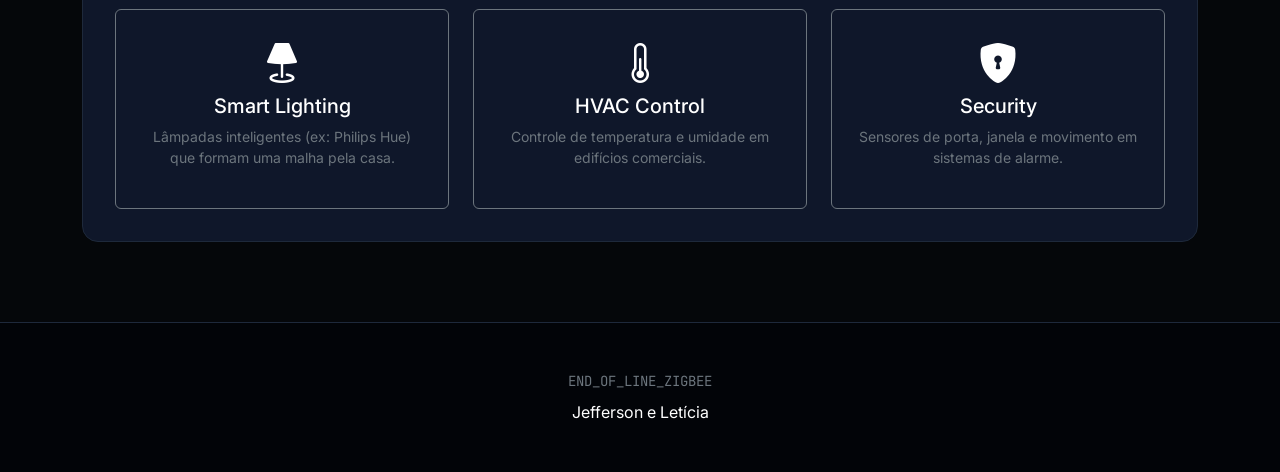
<file: zigbee.html>
<!DOCTYPE html>
<html lang="pt-br">

<head>
    <meta charset="UTF-8">
    <meta name="viewport" content="width=device-width, initial-scale=1.0">
    <title>Zigbee Protocol | Documentation</title>
    <link href="https://cdn.jsdelivr.net/npm/bootstrap@5.3.0/dist/css/bootstrap.min.css" rel="stylesheet">
    <link rel="stylesheet" href="https://cdn.jsdelivr.net/npm/bootstrap-icons@1.11.1/font/bootstrap-icons.css">
    <link rel="icon" type="image/x-icon" href="https://cdn-icons-png.flaticon.com/512/2103/2103633.png">
    <link href="https://fonts.googleapis.com/css2?family=JetBrains+Mono:wght@400;700&family=Inter:wght@400;800&display=swap" rel="stylesheet">
    <link rel="stylesheet" href="css/style.css">
</head>

<body>

    <div id="cursor-glow" class="glow-point"></div>

    <nav class="navbar navbar-expand-lg navbar-dark fixed-top">
        <div class="container">
            <a class="navbar-brand code-font fw-bold" href="index.html">
                <span class="text-cyan"><i class="bi bi-arrow-left"></i></span> RETURN_TO_CORE
            </a>
            <div class="ms-auto d-none d-md-block">
                <span class="badge border border-cyan text-cyan code-font px-3">PROTOCOL: ZIGBEE</span>
            </div>
        </div>
    </nav>

    <header class="container text-center" style="padding-top: 150px; padding-bottom: 50px;">
        <h1 class="hero-title mb-3">ZIGBEE</h1>
        <p class="code-font text-cyan">IEEE 802.15.4 WIRELESS MESH STANDARD</p>
    </header>

    <main class="container">
        
        <section class="iot-card mb-4">
            <h2 class="card-title text-cyan h4 mb-3 fw-bold"><i class="bi bi-terminal-fill me-2"></i> 01. DEFINIÇÃO</h2>
            <p class="card-text fs-5">
                O Zigbee é um protocolo de rede sem fio de baixo consumo, baixa taxa de dados e curto alcance, baseado no padrão <strong>IEEE 802.15.4</strong>. Ele foi criado para automação e controle, onde a simplicidade do hardware e a longa duração da bateria são mais importantes do que a velocidade de conexão.
            </p>
        </section>

        <section class="iot-card mb-4">
            <h2 class="card-title text-cyan h4 mb-3 fw-bold"><i class="bi bi-diagram-3-fill me-2"></i> 02. TOPOLOGIA EM MALHA</h2>
            <p class="card-text">
                O diferencial do Zigbee é a rede <strong>Mesh (Malha)</strong>. Diferente do Wi-Fi, onde todos se ligam ao roteador central, no Zigbee os dispositivos retransmitem os dados uns para os outros, criando uma rede auto-regenerativa.
            </p>
            
            
            
            <div class="row g-3 mt-3">
                <div class="col-md-4">
                    <div class="p-3 border border-secondary rounded bg-black h-100">
                        <h6 class="text-white fw-bold">COORDENADOR</h6>
                        <small class="text-secondary">O cérebro da rede. Só existe um por rede e ele inicia o sistema e armazena chaves de segurança.</small>
                    </div>
                </div>
                <div class="col-md-4">
                    <div class="p-3 border border-cyan rounded bg-black h-100">
                        <h6 class="text-cyan fw-bold">ROTEADOR</h6>
                        <small class="text-secondary">Dispositivos alimentados pela rede elétrica que estendem o sinal e roteiam mensagens.</small>
                    </div>
                </div>
                <div class="col-md-4">
                    <div class="p-3 border border-secondary rounded bg-black h-100">
                        <h6 class="text-white fw-bold">END DEVICE</h6>
                        <small class="text-secondary">Sensores a bateria que apenas enviam dados. Eles "dormem" para economizar energia.</small>
                    </div>
                </div>
            </div>
        </section>

        <section class="iot-card mb-4">
            <h2 class="card-title text-cyan h4 mb-4 fw-bold"><i class="bi bi-cpu-fill me-2"></i> 03. SPEC_SHEET</h2>
            <div class="table-responsive">
                <table class="table table-dark table-hover border-secondary">
                    <thead class="code-font text-cyan">
                        <tr>
                            <th>RECURSO</th>
                            <th>VALOR / TIPO</th>
                        </tr>
                    </thead>
                    <tbody class="text-secondary">
                        <tr>
                            <td class="text-white fw-bold">FREQUÊNCIA</td>
                            <td>2.4 GHz (Global) / 915 MHz (Americas)</td>
                        </tr>
                        <tr>
                            <td class="text-white fw-bold">ALCANCE</td>
                            <td>10m a 100m (pode ser estendido via Mesh)</td>
                        </tr>
                        <tr>
                            <td class="text-white fw-bold">TAXA DE DADOS</td>
                            <td>Até 250 kbps</td>
                        </tr>
                        <tr>
                            <td class="text-white fw-bold">NODOS NA REDE</td>
                            <td>Até 65.000 dispositivos</td>
                        </tr>
                    </tbody>
                </table>
            </div>
        </section>

        <div class="row g-4 mb-4">
            <div class="col-md-6">
                <div class="iot-card" style="border-left: 4px solid #10b981;">
                    <h3 class="card-title h5 text-success fw-bold"><i class="bi bi-check-circle-fill me-2"></i> VANTAGENS</h3>
                    <ul class="card-text text-secondary small">
                        <li>Rede Robusta: Se um roteador falha, os dados acham outro caminho.</li>
                        <li>Extrema Eficiência: Baterias podem durar anos.</li>
                        <li>Segurança: Criptografia AES de 128 bits nativa.</li>
                    </ul>
                </div>
            </div>
            <div class="col-md-6">
                <div class="iot-card" style="border-left: 4px solid #ef4444;">
                    <h3 class="card-title h5 text-danger fw-bold"><i class="bi bi-x-circle-fill me-2"></i> DESVANTAGENS</h3>
                    <ul class="card-text text-secondary small">
                        <li>Baixa Velocidade: Inviável para áudio ou vídeo.</li>
                        <li>Interferência: Sofre com Wi-Fi e Micro-ondas (2.4 GHz).</li>
                        <li>Complexidade: Configuração de rede mesh é mais técnica.</li>
                    </ul>
                </div>
            </div>
        </div>

        <section class="iot-card mb-5">
            <h2 class="card-title text-cyan h4 mb-4 fw-bold"><i class="bi bi-rocket-takeoff-fill me-2"></i> 04. CASOS_DE_USO</h2>
            <div class="row g-4 text-center">
                <div class="col-md-4">
                    <div class="p-4 border border-secondary rounded">
                        <i class="bi bi-lamp-fill fs-1 text-white mb-3"></i>
                        <h5 class="text-white">Smart Lighting</h5>
                        <p class="small text-secondary">Lâmpadas inteligentes (ex: Philips Hue) que formam uma malha pela casa.</p>
                    </div>
                </div>
                <div class="col-md-4">
                    <div class="p-4 border border-secondary rounded">
                        <i class="bi bi-thermometer-half fs-1 text-white mb-3"></i>
                        <h5 class="text-white">HVAC Control</h5>
                        <p class="small text-secondary">Controle de temperatura e umidade em edifícios comerciais.</p>
                    </div>
                </div>
                <div class="col-md-4">
                    <div class="p-4 border border-secondary rounded">
                        <i class="bi bi-shield-lock-fill fs-1 text-white mb-3"></i>
                        <h5 class="text-white">Security</h5>
                        <p class="small text-secondary">Sensores de porta, janela e movimento em sistemas de alarme.</p>
                    </div>
                </div>
            </div>
        </section>

    </main>

    <footer class="text-center">
        <div class="container">
            <p class="code-font text-secondary small mb-2">END_OF_LINE_ZIGBEE</p>
            <p class="text-white mb-0">Jefferson e Letícia</p>
        </div>
    </footer>

</body>


</html>
</file>
<file: css/style.css>
:root {
    --bg: #05070a;
    --card-bg: #0f172a;
    --white: #ffffff;
    --gray: #94a3b8;
}

body {
    background-color: var(--bg);
    color: var(--white);
    font-family: 'Inter', sans-serif;
    overflow-x: hidden;
}

.code-font {
    font-family: 'JetBrains Mono', monospace;
}

.navbar {
    background: rgba(5, 7, 10, 0.8);
    backdrop-filter: blur(10px);
    border-bottom: 1px solid #1e293b;
}

.hero-title {
    font-size: clamp(2.5rem, 8vw, 5rem);
    font-weight: 400;
    background: linear-gradient(to bottom, #ffffff 40%, #22d3ee 100%);
    -webkit-background-clip: text;
    background-clip: text;
    -webkit-text-fill-color: transparent;
    color: transparent;
}

.iot-card {
    background: var(--card-bg);
    border: 1px solid #1e293b;
    border-radius: 16px;
    padding: 2rem;
    height: 100%;
    transition: all 0.3s ease;
    position: relative;
    text-decoration: none;
    display: flex;
    flex-direction: column;
}


.icon-hex {
    width: 50px;
    height: 50px;
    background: rgba(34, 211, 238, 0.1);
    color: var(--cyan);
    display: flex;
    align-items: center;
    justify-content: center;
    border-radius: 10px;
    margin-bottom: 1.5rem;
    font-size: 1.5rem;
    border: 1px solid rgba(34, 211, 238, 0.2);
}

.card-title {
    color: var(--white);
    font-weight: 700;
    margin-bottom: 1rem;
}

.card-text {
    color: var(--gray);
    font-size: 0.95rem;
    line-height: 1.5;
}

.btn-link {
    margin-top: auto;
    color: var(--cyan);
    text-decoration: none;
    font-weight: 700;
    font-size: 0.8rem;
    letter-spacing: 1px;
    display: flex;
    align-items: center;
    gap: 8px;
}

footer {
    border-top: 1px solid #1e293b;
    padding: 3rem 0;
    margin-top: 5rem;
    background: #020408;
}

.glow-point {
    position: absolute;
    width: 1px;
    height: 1px;
    background: var(--cyan);
    box-shadow: 0 0 100px 50px rgba(34, 211, 238, 0.1);
    z-index: -1;
    pointer-events: none;

}
</file>
